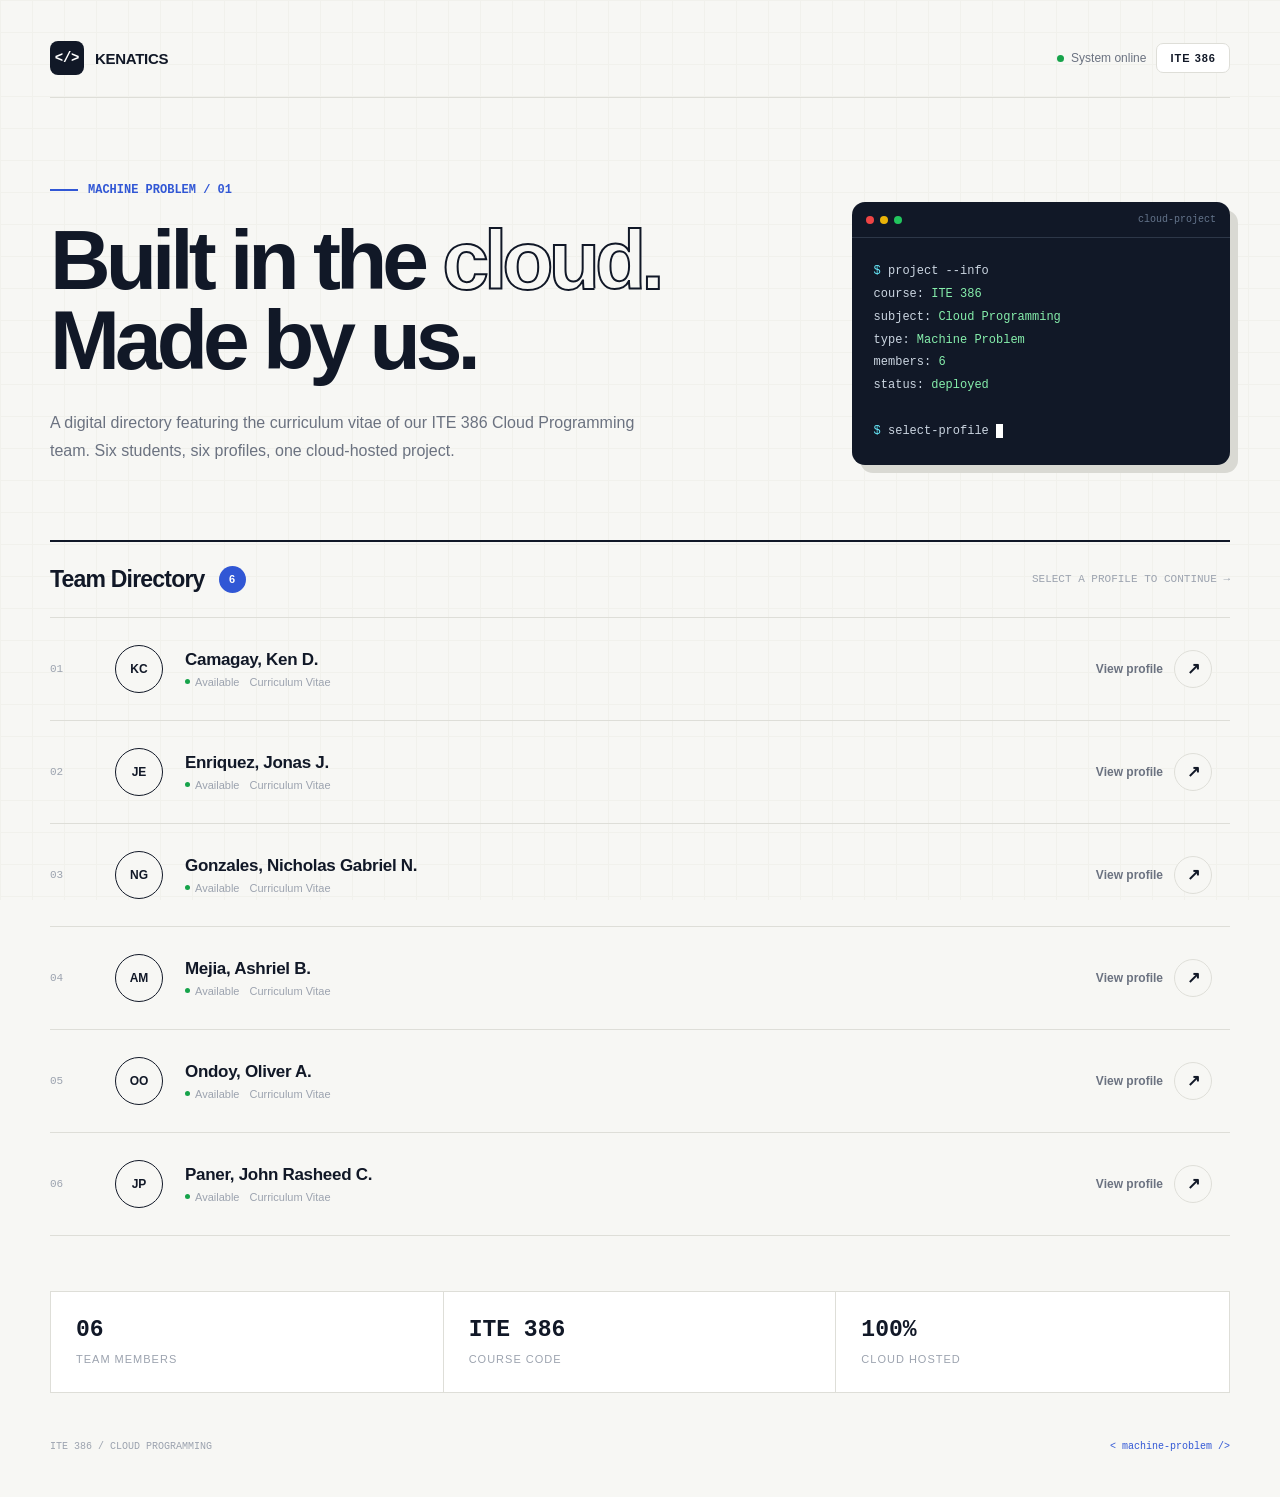
<file: index.html>
<!DOCTYPE html>
<html lang="en">
<head>
    <meta charset="UTF-8">
    <meta name="viewport" content="width=device-width, initial-scale=1.0">
    <title>ITE 386 | Cloud Programming</title>

    <style>
        * {
            margin: 0;
            padding: 0;
            box-sizing: border-box;
        }

        :root {
            --navy: #111827;
            --blue: #3157d5;
            --blue-light: #eef2ff;
            --cyan: #0891b2;
            --green: #16a34a;
            --paper: #f7f7f4;
            --white: #ffffff;
            --text: #1f2937;
            --muted: #6b7280;
            --soft: #9ca3af;
            --border: #deded8;
        }

        html {
            scroll-behavior: smooth;
        }

        body {
            min-height: 100vh;
            font-family: "Segoe UI", Arial, sans-serif;
            background-color: var(--paper);
            color: var(--text);
        }

        body::before {
            content: "";
            position: fixed;
            inset: 0;
            pointer-events: none;
            z-index: -1;
            background-image:
                linear-gradient(#e8e8e3 1px, transparent 1px),
                linear-gradient(90deg, #e8e8e3 1px, transparent 1px);
            background-size: 32px 32px;
            opacity: 0.45;
        }

        .page {
            width: min(1180px, calc(100% - 40px));
            margin: auto;
            padding: 28px 0 45px;
        }

        nav {
            display: flex;
            justify-content: space-between;
            align-items: center;
            padding: 13px 0 22px;
            border-bottom: 1px solid var(--border);
        }

        .brand {
            display: flex;
            align-items: center;
            gap: 11px;
            font-size: 15px;
            font-weight: 800;
            letter-spacing: -0.3px;
            color: var(--navy);
        }

        .brand-mark {
            width: 34px;
            height: 34px;
            display: grid;
            place-items: center;
            background: var(--navy);
            color: white;
            border-radius: 8px;
            font-family: monospace;
            font-size: 14px;
        }

        .nav-right {
            display: flex;
            align-items: center;
            gap: 10px;
        }

        .status {
            display: flex;
            align-items: center;
            gap: 7px;
            font-size: 12px;
            color: var(--muted);
        }

        .status-dot {
            width: 7px;
            height: 7px;
            border-radius: 50%;
            background: var(--green);
        }

        .course-badge {
            padding: 8px 13px;
            background: var(--white);
            border: 1px solid var(--border);
            border-radius: 7px;
            font-size: 11px;
            font-weight: 800;
            letter-spacing: 1px;
            color: var(--navy);
        }

        .hero {
            display: grid;
            grid-template-columns: 1.45fr 0.75fr;
            gap: 70px;
            align-items: end;
            padding: 85px 0 75px;
        }

        .hero-label {
            display: flex;
            align-items: center;
            gap: 10px;
            margin-bottom: 24px;
            font-family: monospace;
            font-size: 12px;
            color: var(--blue);
            font-weight: 700;
        }

        .hero-label::before {
            content: "";
            width: 28px;
            height: 2px;
            background: var(--blue);
        }

        .hero h1 {
            max-width: 700px;
            color: var(--navy);
            font-size: clamp(48px, 7vw, 84px);
            line-height: 0.95;
            letter-spacing: -5px;
            font-weight: 800;
        }

        .hero h1 .outline {
            color: var(--paper);
            -webkit-text-stroke: 2px var(--navy);
        }

        .hero-description {
            max-width: 590px;
            margin-top: 28px;
            font-size: 16px;
            line-height: 1.75;
            color: var(--muted);
        }

        .terminal {
            overflow: hidden;
            background: var(--navy);
            border-radius: 13px;
            box-shadow: 8px 8px 0 #d9d9d3;
        }

        .terminal-top {
            display: flex;
            justify-content: space-between;
            align-items: center;
            padding: 12px 14px;
            border-bottom: 1px solid #2d3748;
        }

        .terminal-dots {
            display: flex;
            gap: 6px;
        }

        .terminal-dots span {
            width: 8px;
            height: 8px;
            border-radius: 50%;
            background: #4b5563;
        }

        .terminal-dots span:nth-child(1) {
            background: #ef4444;
        }

        .terminal-dots span:nth-child(2) {
            background: #eab308;
        }

        .terminal-dots span:nth-child(3) {
            background: #22c55e;
        }

        .terminal-title {
            color: #64748b;
            font-family: monospace;
            font-size: 10px;
        }

        .terminal-body {
            padding: 22px;
            font-family: "Courier New", monospace;
            font-size: 12px;
            line-height: 1.9;
            color: #cbd5e1;
        }

        .terminal-body .command {
            color: #67e8f9;
        }

        .terminal-body .value {
            color: #86efac;
        }

        .cursor {
            display: inline-block;
            width: 7px;
            height: 14px;
            vertical-align: middle;
            background: #ffffff;
            animation: blink 1s steps(1) infinite;
        }

        @keyframes blink {
            50% {
                opacity: 0;
            }
        }

        .directory {
            border-top: 2px solid var(--navy);
        }

        .directory-header {
            display: flex;
            justify-content: space-between;
            align-items: center;
            padding: 24px 0;
        }

        .directory-heading {
            display: flex;
            align-items: center;
            gap: 14px;
        }

        .directory-heading h2 {
            color: var(--navy);
            font-size: 23px;
            letter-spacing: -0.8px;
        }

        .directory-heading span {
            display: grid;
            place-items: center;
            width: 27px;
            height: 27px;
            border-radius: 50%;
            background: var(--blue);
            color: white;
            font-size: 11px;
            font-weight: 700;
        }

        .directory-meta {
            font-family: monospace;
            font-size: 11px;
            color: var(--soft);
        }

        .cv-list {
            list-style: none;
            border-bottom: 1px solid var(--border);
        }

        .cv-card {
            position: relative;
            border-top: 1px solid var(--border);
        }

        .cv-card a {
            position: relative;
            display: grid;
            grid-template-columns: 65px 70px 1fr auto;
            align-items: center;
            min-height: 102px;
            padding: 10px 18px 10px 0;
            color: inherit;
            text-decoration: none;
            transition: background 0.25s ease, padding 0.25s ease;
        }

        .cv-card a:hover {
            padding-left: 18px;
            background: var(--white);
        }

        .index {
            font-family: monospace;
            font-size: 11px;
            color: var(--soft);
        }

        .avatar {
            width: 48px;
            height: 48px;
            display: grid;
            place-items: center;
            border: 1px solid var(--navy);
            border-radius: 50%;
            color: var(--navy);
            background: var(--paper);
            font-size: 12px;
            font-weight: 800;
            transition: 0.25s ease;
        }

        .cv-card a:hover .avatar {
            background: var(--navy);
            color: white;
            transform: rotate(-7deg);
        }

        .member-name {
            display: block;
            margin-bottom: 6px;
            color: var(--navy);
            font-size: 17px;
            font-weight: 700;
            letter-spacing: -0.3px;
        }

        .member-info {
            display: flex;
            align-items: center;
            gap: 10px;
            color: var(--soft);
            font-size: 11px;
        }

        .member-info span {
            display: flex;
            align-items: center;
            gap: 5px;
        }

        .member-info .online::before {
            content: "";
            width: 5px;
            height: 5px;
            border-radius: 50%;
            background: var(--green);
        }

        .view {
            display: flex;
            align-items: center;
            gap: 11px;
            color: var(--muted);
            font-size: 12px;
            font-weight: 600;
        }

        .view-icon {
            width: 38px;
            height: 38px;
            display: grid;
            place-items: center;
            border: 1px solid var(--border);
            border-radius: 50%;
            background: var(--paper);
            color: var(--navy);
            font-size: 16px;
            transition: 0.25s ease;
        }

        .cv-card a:hover .view-icon {
            border-color: var(--blue);
            background: var(--blue);
            color: white;
            transform: rotate(-35deg);
        }

        .stats {
            display: grid;
            grid-template-columns: repeat(3, 1fr);
            margin-top: 55px;
            border: 1px solid var(--border);
            background: var(--white);
        }

        .stat {
            padding: 25px;
        }

        .stat:not(:last-child) {
            border-right: 1px solid var(--border);
        }

        .stat-value {
            display: block;
            margin-bottom: 6px;
            color: var(--navy);
            font-family: monospace;
            font-size: 23px;
            font-weight: 800;
        }

        .stat-label {
            color: var(--soft);
            font-size: 11px;
            text-transform: uppercase;
            letter-spacing: 1px;
        }

        footer {
            display: flex;
            justify-content: space-between;
            align-items: center;
            margin-top: 28px;
            padding-top: 20px;
            color: var(--soft);
            font-family: monospace;
            font-size: 10px;
        }

        .footer-code {
            color: var(--blue);
        }

        @media (max-width: 850px) {
            .hero {
                grid-template-columns: 1fr;
                gap: 45px;
                padding: 65px 0 55px;
            }

            .terminal {
                max-width: 500px;
            }

            .hero h1 {
                letter-spacing: -3px;
            }
        }

        @media (max-width: 600px) {
            .page {
                width: calc(100% - 28px);
            }

            .status {
                display: none;
            }

            .hero {
                padding-top: 50px;
            }

            .hero h1 {
                font-size: 48px;
                letter-spacing: -2.5px;
            }

            .hero h1 .outline {
                -webkit-text-stroke: 1.5px var(--navy);
            }

            .cv-card a {
                grid-template-columns: 40px 55px 1fr;
                padding-right: 5px;
            }

            .view {
                display: none;
            }

            .avatar {
                width: 42px;
                height: 42px;
            }

            .member-name {
                font-size: 14px;
            }

            .directory-meta {
                display: none;
            }

            .stats {
                grid-template-columns: 1fr;
            }

            .stat:not(:last-child) {
                border-right: 0;
                border-bottom: 1px solid var(--border);
            }

            footer {
                flex-direction: column;
                align-items: flex-start;
                gap: 8px;
            }
        }
    </style>
</head>

<body>

    <div class="page">

        <nav>
            <div class="brand">
                <div class="brand-mark">&lt;/&gt;</div>
                <span>KENATICS</span>
            </div>

            <div class="nav-right">
                <div class="status">
                    <span class="status-dot"></span>
                    System online
                </div>

                <div class="course-badge">
                    ITE 386
                </div>
            </div>
        </nav>

        <header class="hero">

            <div>
                <div class="hero-label">
                    MACHINE PROBLEM / 01
                </div>

                <h1>
                    Built in the
                    <span class="outline">cloud.</span>
                    Made by us.
                </h1>

                <p class="hero-description">
                    A digital directory featuring the curriculum vitae
                    of our ITE 386 Cloud Programming team. Six students,
                    six profiles, one cloud-hosted project.
                </p>
            </div>

            <div class="terminal">

                <div class="terminal-top">
                    <div class="terminal-dots">
                        <span></span>
                        <span></span>
                        <span></span>
                    </div>

                    <span class="terminal-title">
                        cloud-project
                    </span>
                </div>

                <div class="terminal-body">
                    <div>
                        <span class="command">$</span>
                        project --info
                    </div>

                    <div>
                        course:
                        <span class="value">ITE 386</span>
                    </div>

                    <div>
                        subject:
                        <span class="value">Cloud Programming</span>
                    </div>

                    <div>
                        type:
                        <span class="value">Machine Problem</span>
                    </div>

                    <div>
                        members:
                        <span class="value">6</span>
                    </div>

                    <div>
                        status:
                        <span class="value">deployed</span>
                    </div>

                    <br>

                    <div>
                        <span class="command">$</span>
                        select-profile
                        <span class="cursor"></span>
                    </div>
                </div>

            </div>

        </header>

        <main class="directory">

            <div class="directory-header">

                <div class="directory-heading">
                    <h2>Team Directory</h2>
                    <span>6</span>
                </div>

                <div class="directory-meta">
                    SELECT A PROFILE TO CONTINUE →
                </div>

            </div>

            <ul class="cv-list">

                <li class="cv-card">
                    <a href="/camagay_cv.html">
                        <span class="index">01</span>

                        <div class="avatar">KC</div>

                        <div>
                            <span class="member-name">
                                Camagay, Ken D.
                            </span>

                            <div class="member-info">
                                <span class="online">Available</span>
                                <span>Curriculum Vitae</span>
                            </div>
                        </div>

                        <div class="view">
                            View profile
                            <span class="view-icon">↗</span>
                        </div>
                    </a>
                </li>

                <li class="cv-card">
                    <a href="/enriquez_CV.html">
                        <span class="index">02</span>

                        <div class="avatar">JE</div>

                        <div>
                            <span class="member-name">
                                Enriquez, Jonas J.
                            </span>

                            <div class="member-info">
                                <span class="online">Available</span>
                                <span>Curriculum Vitae</span>
                            </div>
                        </div>

                        <div class="view">
                            View profile
                            <span class="view-icon">↗</span>
                        </div>
                    </a>
                </li>

                <li class="cv-card">
                    <a href="/gonzales_cv.html">
                        <span class="index">03</span>

                        <div class="avatar">NG</div>

                        <div>
                            <span class="member-name">
                                Gonzales, Nicholas Gabriel N.
                            </span>

                            <div class="member-info">
                                <span class="online">Available</span>
                                <span>Curriculum Vitae</span>
                            </div>
                        </div>

                        <div class="view">
                            View profile
                            <span class="view-icon">↗</span>
                        </div>
                    </a>
                </li>

                <li class="cv-card">
                    <a href="/mejia_cv.html">
                        <span class="index">04</span>

                        <div class="avatar">AM</div>

                        <div>
                            <span class="member-name">
                                Mejia, Ashriel B.
                            </span>

                            <div class="member-info">
                                <span class="online">Available</span>
                                <span>Curriculum Vitae</span>
                            </div>
                        </div>

                        <div class="view">
                            View profile
                            <span class="view-icon">↗</span>
                        </div>
                    </a>
                </li>

                <li class="cv-card">
                    <a href="/ondoy_cv.html">
                        <span class="index">05</span>

                        <div class="avatar">OO</div>

                        <div>
                            <span class="member-name">
                                Ondoy, Oliver A.
                            </span>

                            <div class="member-info">
                                <span class="online">Available</span>
                                <span>Curriculum Vitae</span>
                            </div>
                        </div>

                        <div class="view">
                            View profile
                            <span class="view-icon">↗</span>
                        </div>
                    </a>
                </li>

                <li class="cv-card">
                    <a href="/paner_cv.html">
                        <span class="index">06</span>

                        <div class="avatar">JP</div>

                        <div>
                            <span class="member-name">
                                Paner, John Rasheed C.
                            </span>

                            <div class="member-info">
                                <span class="online">Available</span>
                                <span>Curriculum Vitae</span>
                            </div>
                        </div>

                        <div class="view">
                            View profile
                            <span class="view-icon">↗</span>
                        </div>
                    </a>
                </li>

            </ul>

        </main>

        <section class="stats">

            <div class="stat">
                <span class="stat-value">06</span>
                <span class="stat-label">Team Members</span>
            </div>

            <div class="stat">
                <span class="stat-value">ITE 386</span>
                <span class="stat-label">Course Code</span>
            </div>

            <div class="stat">
                <span class="stat-value">100%</span>
                <span class="stat-label">Cloud Hosted</span>
            </div>

        </section>

        <footer>
            <span>ITE 386 / CLOUD PROGRAMMING</span>
            <span class="footer-code">&lt; machine-problem /&gt;</span>
        </footer>

    </div>

</body>
</html>
</file>
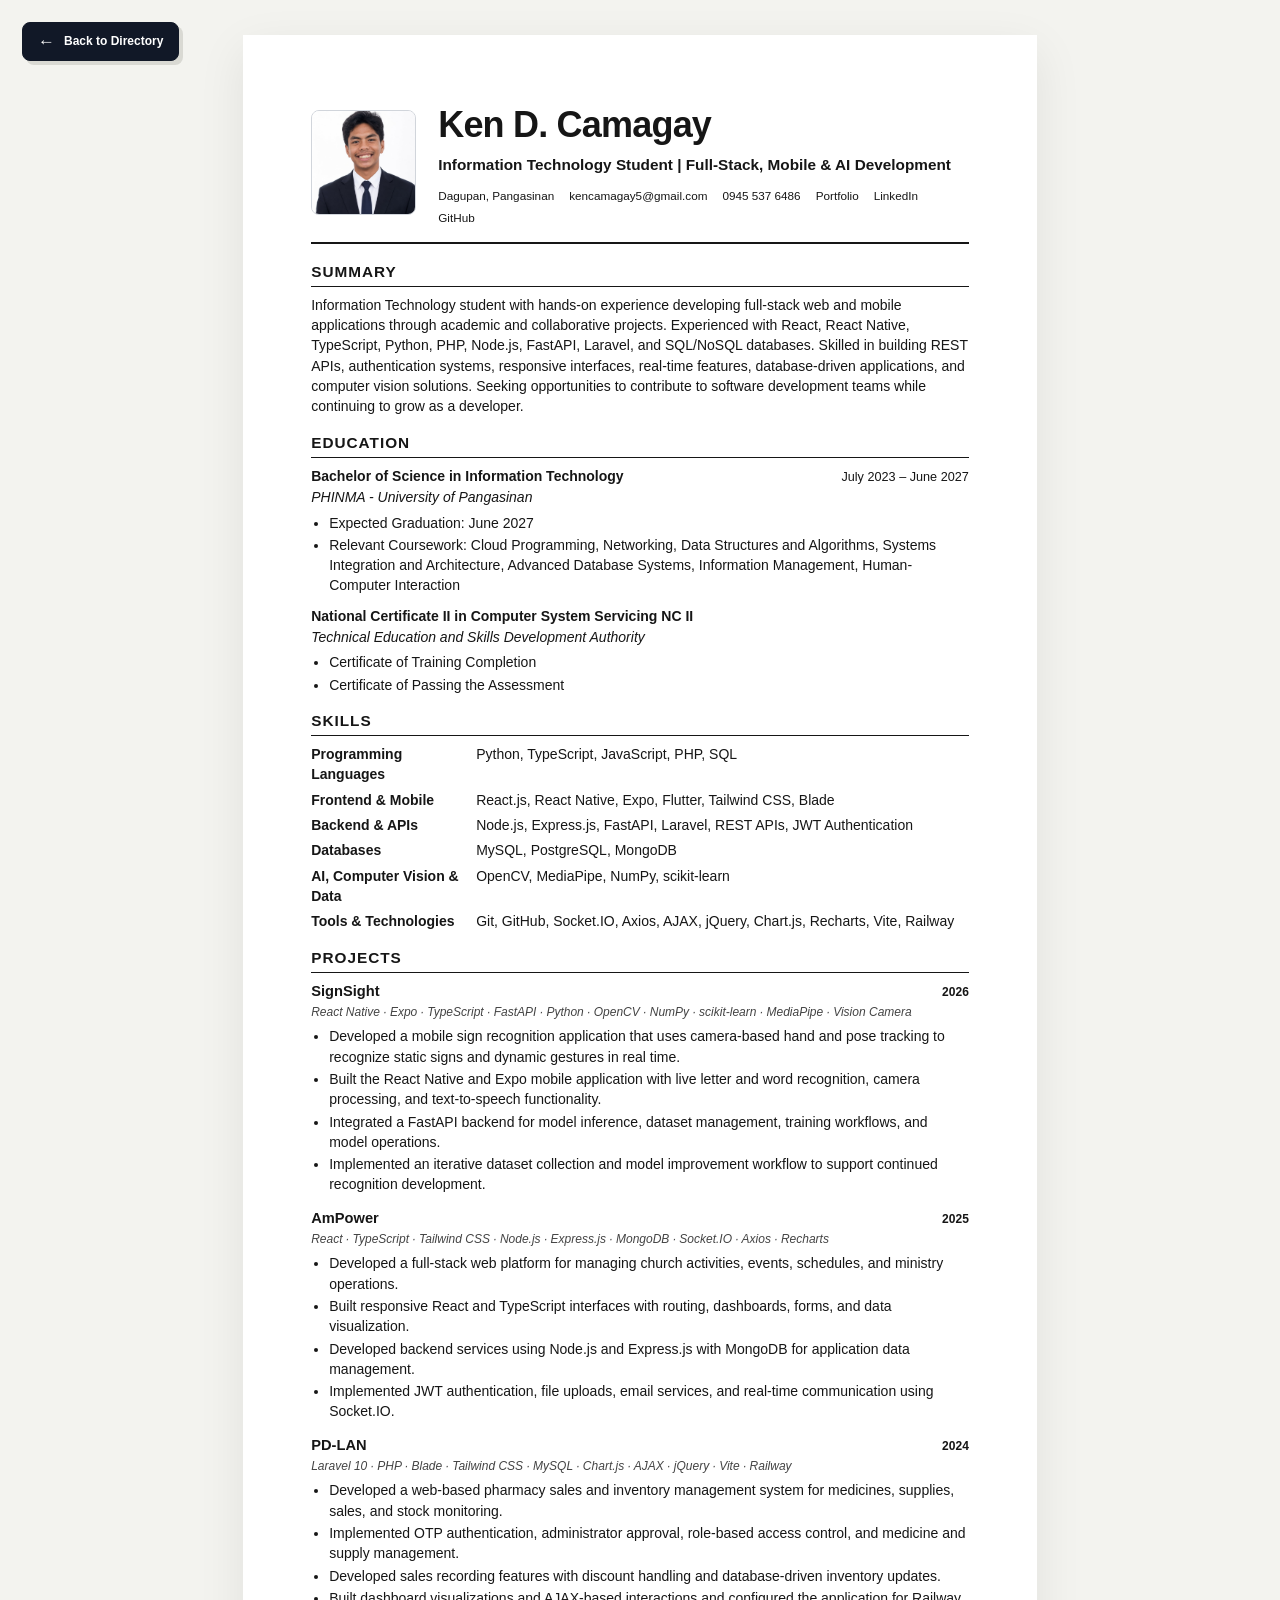
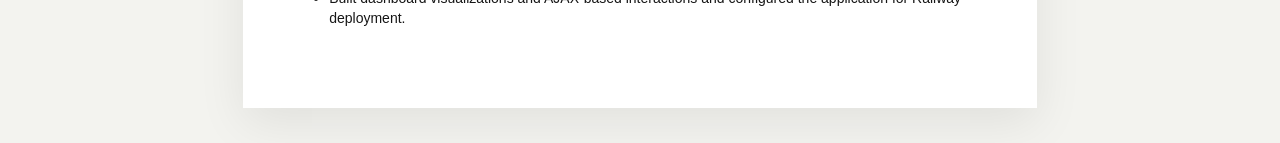
<file: camagay_cv.html>
<!DOCTYPE html>
<html lang="en">
<head>
    <meta charset="UTF-8">
    <meta name="viewport" content="width=device-width, initial-scale=1.0">
    <title>Ken D. Camagay | CV</title>

    <style>
        * {
            box-sizing: border-box;
        }

        body {
            margin: 0;
            background: #f3f3ef;
            color: #161616;
            font-family: Arial, Helvetica, sans-serif;
            font-size: 10.5pt;
            line-height: 1.45;
        }

        .back-home {
            position: fixed;
            top: 22px;
            left: 22px;
            z-index: 9999;
            display: flex;
            align-items: center;
            gap: 9px;
            padding: 10px 15px;
            background: #111827;
            border: 1px solid #111827;
            border-radius: 8px;
            color: #ffffff;
            font-family: Arial, Helvetica, sans-serif;
            font-size: 12px;
            font-weight: 600;
            text-decoration: none;
            box-shadow: 4px 4px 0 #d9d9d3;
            transition: 0.2s ease;
        }

        .back-home:hover {
            transform: translate(-2px, -2px);
            box-shadow: 6px 6px 0 #d9d9d3;
            background: #3157d5;
            border-color: #3157d5;
        }

        .back-arrow {
            font-size: 17px;
            line-height: 1;
            transition: transform 0.2s ease;
        }

        .back-home:hover .back-arrow {
            transform: translateX(-3px);
        }

        .cv {
            width: 210mm;
            min-height: 297mm;
            margin: 35px auto;
            padding: 17mm 18mm;
            background: #ffffff;
            box-shadow: 0 15px 45px rgba(0, 0, 0, 0.08);
        }

        header {
            border-bottom: 2px solid #161616;
            padding-bottom: 16px;
            margin-bottom: 17px;
        }

        .header-content {
            display: flex;
            align-items: center;
            gap: 22px;
        }

        .profile-pic {
            width: 105px;
            height: 105px;
            flex-shrink: 0;
            object-fit: cover;
            object-position: center;
            border-radius: 8px;
            border: 1px solid #d1d5db;
        }

        .header-info {
            flex: 1;
            min-width: 0;
        }

        header h1 {
            margin: 0;
            font-size: 27pt;
            font-weight: 800;
            letter-spacing: -0.8px;
        }

        .title {
            margin-top: 3px;
            font-size: 11.5pt;
            font-weight: 600;
        }

        .contact {
            display: flex;
            flex-wrap: wrap;
            gap: 5px 15px;
            margin-top: 10px;
            font-size: 8.8pt;
        }

        .contact span {
            position: relative;
        }

        .contact a {
            color: #161616;
            text-decoration: none;
        }

        .contact a:hover {
            text-decoration: underline;
        }

        section {
            margin-bottom: 15px;
        }

        section h2 {
            margin: 0 0 8px;
            padding-bottom: 3px;
            border-bottom: 1px solid #161616;
            font-size: 11.5pt;
            text-transform: uppercase;
            letter-spacing: 1px;
        }

        p {
            margin: 0 0 6px;
        }

        .entry {
            margin-bottom: 10px;
        }

        .entry-header {
            display: flex;
            justify-content: space-between;
            align-items: baseline;
            gap: 20px;
        }

        .entry-title {
            font-weight: 700;
        }

        .institution {
            margin-top: 1px;
            font-style: italic;
        }

        .date {
            white-space: nowrap;
            font-size: 9.5pt;
        }

        .details {
            margin: 5px 0 0;
            padding-left: 18px;
        }

        .details li {
            margin-bottom: 2px;
        }

        .skills {
            display: grid;
            grid-template-columns: 165px 1fr;
            row-gap: 5px;
        }

        .skill-category {
            font-weight: 700;
        }

        .project {
            margin-bottom: 13px;
        }

        .project:last-child {
            margin-bottom: 0;
        }

        .project-header {
            display: flex;
            justify-content: space-between;
            align-items: baseline;
            gap: 20px;
        }

        .project-title {
            font-weight: 700;
            font-size: 11pt;
        }

        .project-year {
            white-space: nowrap;
            font-size: 9pt;
            font-weight: 600;
        }

        .project-tech {
            margin: 2px 0 5px;
            font-size: 9pt;
            font-style: italic;
            color: #444;
        }

        .project ul {
            margin: 4px 0 0;
            padding-left: 18px;
        }

        .project li {
            margin-bottom: 2px;
        }

        @media screen and (max-width: 900px) {
            .cv {
                width: calc(100% - 30px);
                min-height: auto;
                margin: 75px auto 20px;
                padding: 30px;
            }
        }

        @media screen and (max-width: 600px) {
            .back-home {
                top: 12px;
                left: 12px;
                width: 42px;
                height: 42px;
                padding: 0;
                justify-content: center;
                border-radius: 50%;
            }

            .back-home span:last-child {
                display: none;
            }

            .cv {
                width: 100%;
                margin: 65px 0 0;
                padding: 25px 20px;
                box-shadow: none;
            }

            header h1 {
                font-size: 23pt;
            }

            .contact {
                flex-direction: column;
                gap: 3px;
            }

            .entry-header,
            .project-header {
                display: block;
            }

            .date,
            .project-year {
                display: block;
                margin-top: 2px;
            }

            .skills {
                grid-template-columns: 1fr;
                row-gap: 2px;
            }

            .skill-category {
                margin-top: 6px;
            }
        }

        @media print {
            body {
                background: #ffffff;
            }

            .back-home {
                display: none;
            }

            .cv {
                width: 210mm;
                min-height: 297mm;
                margin: 0;
                padding: 14mm 17mm;
                box-shadow: none;
            }

            a {
                color: #161616 !important;
                text-decoration: none !important;
            }
        }
    </style>
</head>

<body>

<a href="index.html" class="back-home">
    <span class="back-arrow">←</span>
    <span>Back to Directory</span>
</a>

<main class="cv">

   <header>
        <div class="header-content">

            <img
                src="imgs/camagay_pic.jpg"
                alt="Ken D. Camagay"
                class="profile-pic"
            >

            <div class="header-info">
                <h1>Ken D. Camagay</h1>

                <div class="title">
                    Information Technology Student | Full-Stack, Mobile & AI Development
                </div>

                <div class="contact">
                    <span>Dagupan, Pangasinan</span>

                    <span>
                        <a href="mailto:kencamagay5@gmail.com">
                            kencamagay5@gmail.com
                        </a>
                    </span>

                    <span>
                        <a href="tel:+639455376486">
                            0945 537 6486
                        </a>
                    </span>

                    <span>
                        <a href="https://ken-portfolio-neon.vercel.app/" target="_blank">
                            Portfolio
                        </a>
                    </span>

                    <span>
                        <a href="https://www.linkedin.com/in/ken-camagay-024a56429" target="_blank">
                            LinkedIn
                        </a>
                    </span>

                    <span>
                        <a href="https://github.com/hxt-iixi" target="_blank">
                            GitHub
                        </a>
                    </span>
                </div>
            </div>

        </div>
    </header>

    <section>
        <h2>Summary</h2>

        <p>
            Information Technology student with hands-on experience developing
            full-stack web and mobile applications through academic and collaborative
            projects. Experienced with React, React Native, TypeScript, Python, PHP,
            Node.js, FastAPI, Laravel, and SQL/NoSQL databases. Skilled in building
            REST APIs, authentication systems, responsive interfaces, real-time
            features, database-driven applications, and computer vision solutions.
            Seeking opportunities to contribute to software development teams while
            continuing to grow as a developer.
        </p>
    </section>

    <section>
        <h2>Education</h2>

        <div class="entry">
            <div class="entry-header">
                <div class="entry-title">
                    Bachelor of Science in Information Technology
                </div>

                <div class="date">
                    July 2023 – June 2027
                </div>
            </div>

            <div class="institution">
                PHINMA - University of Pangasinan
            </div>

            <ul class="details">
                <li>Expected Graduation: June 2027</li>
                <li>
                    Relevant Coursework: Cloud Programming, Networking,
                    Data Structures and Algorithms, Systems Integration and
                    Architecture, Advanced Database Systems, Information Management,
                    Human-Computer Interaction
                </li>
            </ul>
        </div>

        <div class="entry">
            <div class="entry-title">
                National Certificate II in Computer System Servicing NC II
            </div>

            <div class="institution">
                Technical Education and Skills Development Authority
            </div>

            <ul class="details">
                <li>Certificate of Training Completion</li>
                <li>Certificate of Passing the Assessment</li>
            </ul>
        </div>
    </section>

    <section>
        <h2>Skills</h2>

        <div class="skills">
            <div class="skill-category">Programming Languages</div>
            <div>Python, TypeScript, JavaScript, PHP, SQL</div>

            <div class="skill-category">Frontend & Mobile</div>
            <div>React.js, React Native, Expo, Flutter, Tailwind CSS, Blade</div>

            <div class="skill-category">Backend & APIs</div>
            <div>Node.js, Express.js, FastAPI, Laravel, REST APIs, JWT Authentication</div>

            <div class="skill-category">Databases</div>
            <div>MySQL, PostgreSQL, MongoDB</div>

            <div class="skill-category">AI, Computer Vision & Data</div>
            <div>OpenCV, MediaPipe, NumPy, scikit-learn</div>

            <div class="skill-category">Tools & Technologies</div>
            <div>
                Git, GitHub, Socket.IO, Axios, AJAX, jQuery, Chart.js,
                Recharts, Vite, Railway
            </div>
        </div>
    </section>

    <section>
        <h2>Projects</h2>

        <div class="project">
            <div class="project-header">
                <div class="project-title">SignSight</div>
                <div class="project-year">2026</div>
            </div>

            <div class="project-tech">
                React Native · Expo · TypeScript · FastAPI · Python · OpenCV ·
                NumPy · scikit-learn · MediaPipe · Vision Camera
            </div>

            <ul>
                <li>
                    Developed a mobile sign recognition application that uses
                    camera-based hand and pose tracking to recognize static signs
                    and dynamic gestures in real time.
                </li>

                <li>
                    Built the React Native and Expo mobile application with live
                    letter and word recognition, camera processing, and
                    text-to-speech functionality.
                </li>

                <li>
                    Integrated a FastAPI backend for model inference, dataset
                    management, training workflows, and model operations.
                </li>

                <li>
                    Implemented an iterative dataset collection and model
                    improvement workflow to support continued recognition development.
                </li>
            </ul>
        </div>

        <div class="project">
            <div class="project-header">
                <div class="project-title">AmPower</div>
                <div class="project-year">2025</div>
            </div>

            <div class="project-tech">
                React · TypeScript · Tailwind CSS · Node.js · Express.js ·
                MongoDB · Socket.IO · Axios · Recharts
            </div>

            <ul>
                <li>
                    Developed a full-stack web platform for managing church
                    activities, events, schedules, and ministry operations.
                </li>

                <li>
                    Built responsive React and TypeScript interfaces with routing,
                    dashboards, forms, and data visualization.
                </li>

                <li>
                    Developed backend services using Node.js and Express.js with
                    MongoDB for application data management.
                </li>

                <li>
                    Implemented JWT authentication, file uploads, email services,
                    and real-time communication using Socket.IO.
                </li>
            </ul>
        </div>

        <div class="project">
            <div class="project-header">
                <div class="project-title">PD-LAN</div>
                <div class="project-year">2024</div>
            </div>

            <div class="project-tech">
                Laravel 10 · PHP · Blade · Tailwind CSS · MySQL · Chart.js ·
                AJAX · jQuery · Vite · Railway
            </div>

            <ul>
                <li>
                    Developed a web-based pharmacy sales and inventory management
                    system for medicines, supplies, sales, and stock monitoring.
                </li>

                <li>
                    Implemented OTP authentication, administrator approval,
                    role-based access control, and medicine and supply management.
                </li>

                <li>
                    Developed sales recording features with discount handling
                    and database-driven inventory updates.
                </li>

                <li>
                    Built dashboard visualizations and AJAX-based interactions
                    and configured the application for Railway deployment.
                </li>
            </ul>
        </div>
    </section>

</main>

</body>
</html>
</file>
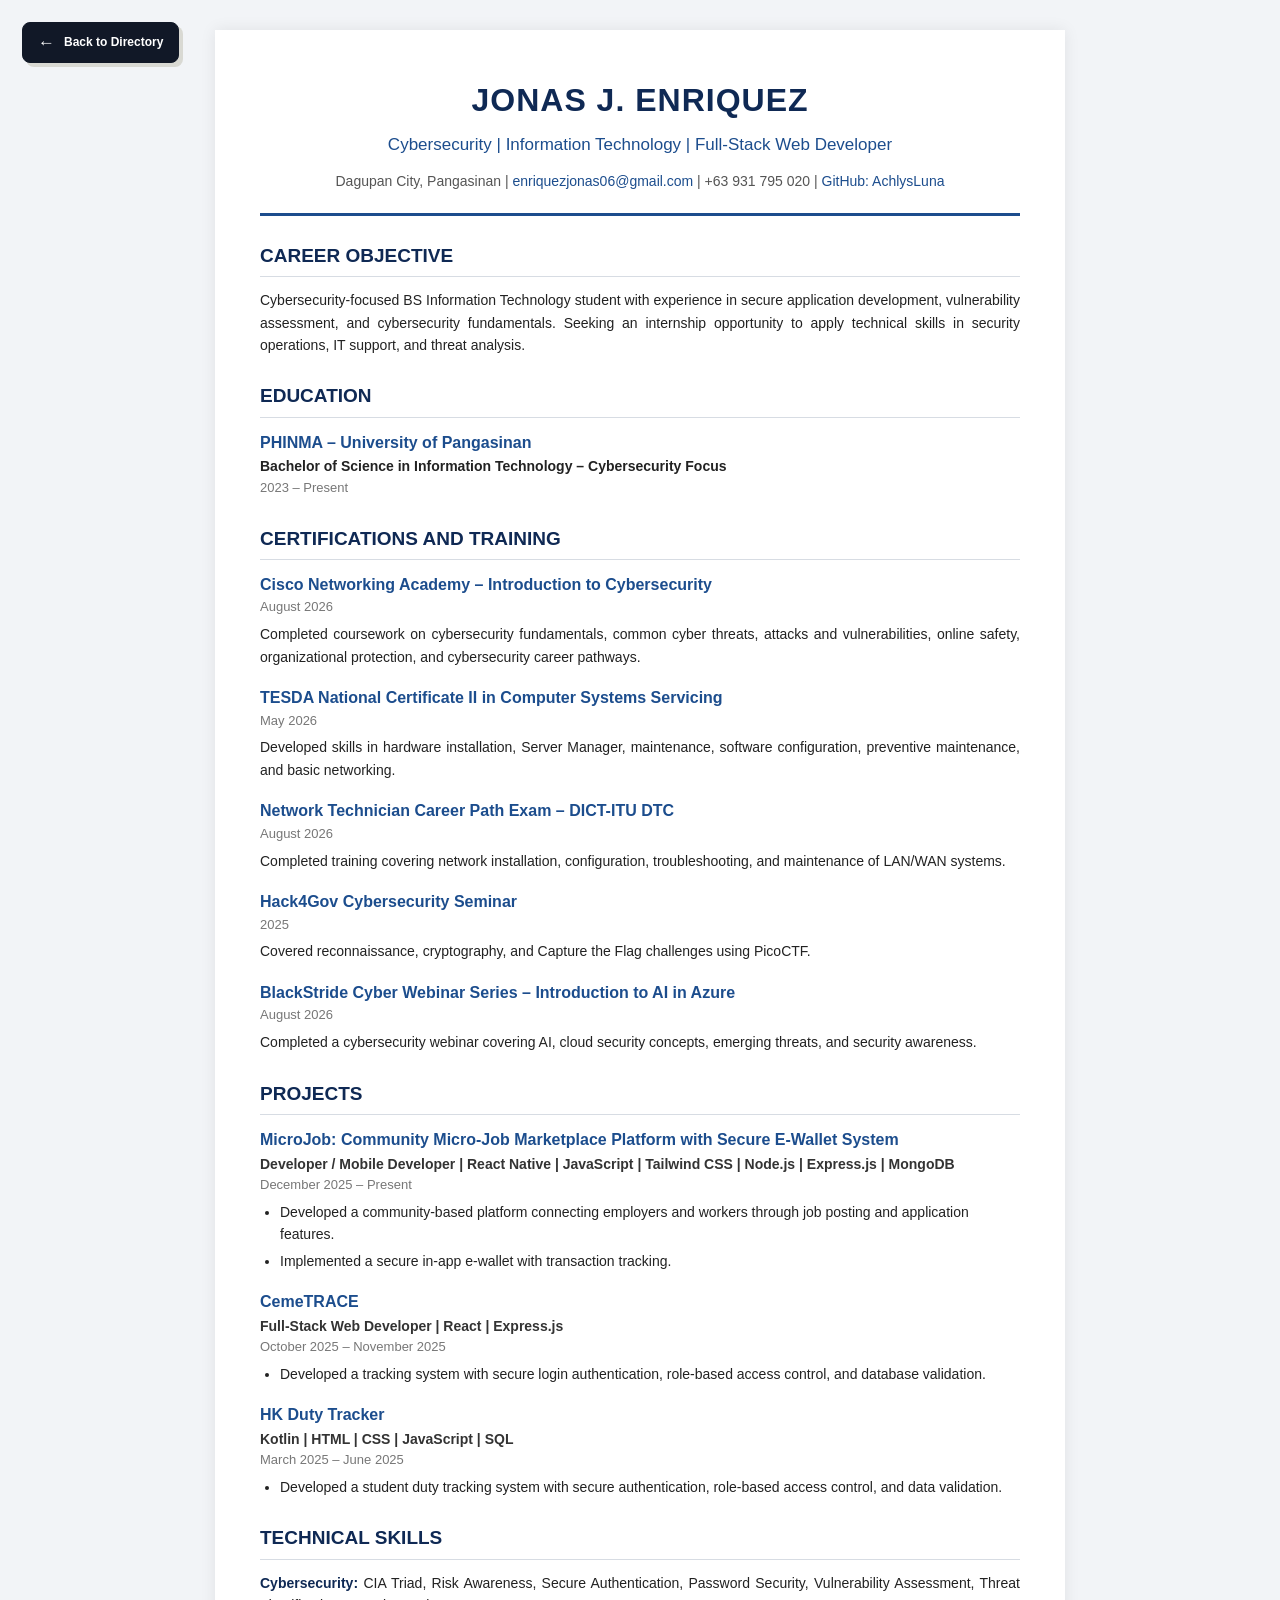
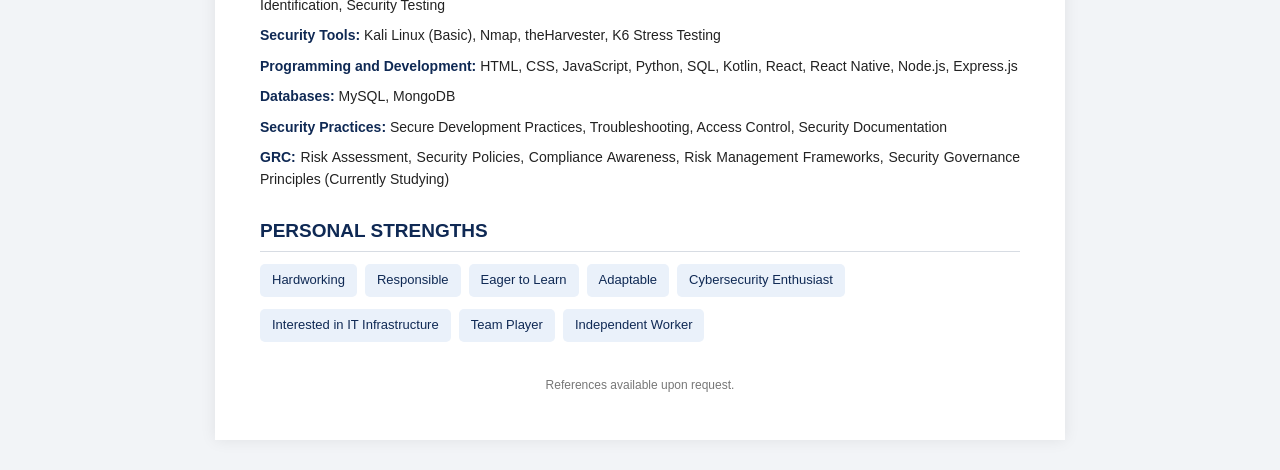
<file: enriquez_CV.html>
<!DOCTYPE html>
<html lang="en">
<head>
  <meta charset="UTF-8" />
  <meta name="viewport" content="width=device-width, initial-scale=1.0" />
  <title>Jonas J. Enriquez - CV</title>

  <style>
    * {
      box-sizing: border-box;
      margin: 0;
      padding: 0;
    }

    body {
      font-family: Arial, Helvetica, sans-serif;
      background: #f2f4f7;
      color: #222;
      line-height: 1.6;
    }

    .cv-container {
      width: 850px;
      max-width: 95%;
      margin: 30px auto;
      background: #fff;
      padding: 45px;
      box-shadow: 0 0 15px rgba(0, 0, 0, 0.08);
    }

    header {
      text-align: center;
      border-bottom: 3px solid #1c4d8d;
      padding-bottom: 20px;
      margin-bottom: 25px;
    }

    header h1 {
      font-size: 32px;
      color: #0f2954;
      letter-spacing: 1px;
    }

    header h2 {
      font-size: 17px;
      color: #1c4d8d;
      font-weight: normal;
      margin: 5px 0 12px;
    }

    .contact {
      font-size: 14px;
      color: #555;
    }

    .contact a {
      color: #1c4d8d;
      text-decoration: none;
    }

    section {
      margin-bottom: 25px;
    }

    section h3 {
      color: #0f2954;
      font-size: 19px;
      border-bottom: 1px solid #d7dce3;
      padding-bottom: 5px;
      margin-bottom: 12px;
      text-transform: uppercase;
    }

    p {
      font-size: 14px;
      text-align: justify;
    }

    .item {
      margin-bottom: 17px;
    }

    .item h4 {
      font-size: 16px;
      color: #1c4d8d;
    }

    .item .role {
      font-size: 14px;
      font-weight: bold;
      color: #333;
    }

    .item .date {
      font-size: 13px;
      color: #777;
      margin-bottom: 5px;
    }

    ul {
      margin-left: 20px;
      font-size: 14px;
    }

    li {
      margin-bottom: 4px;
    }

    .skills p {
      margin-bottom: 8px;
    }

    .skills strong {
      color: #0f2954;
    }

    .strengths {
      display: flex;
      flex-wrap: wrap;
      gap: 8px;
      list-style: none;
      margin: 0;
    }

    .strengths li {
      background: #eaf1fa;
      color: #0f2954;
      padding: 6px 12px;
      border-radius: 5px;
      font-size: 13px;
    }

    footer {
      text-align: center;
      margin-top: 30px;
      font-size: 12px;
      color: #777;
    }

    @media print {
      body {
        background: #fff;
      }

      .cv-container {
        width: 100%;
        max-width: 100%;
        margin: 0;
        box-shadow: none;
      }
    }

    @media (max-width: 600px) {
      .cv-container {
        padding: 25px;
      }

      header h1 {
        font-size: 25px;
      }

      header h2 {
        font-size: 15px;
      }

      .contact {
        font-size: 12px;
      }
    }
    .back-home {
        position: fixed;
        top: 22px;
        left: 22px;
        z-index: 9999;

        display: flex;
        align-items: center;
        gap: 9px;

        padding: 10px 15px;

        background: #111827;
        border: 1px solid #111827;
        border-radius: 8px;

        color: #ffffff;
        font-family: Arial, Helvetica, sans-serif;
        font-size: 12px;
        font-weight: 600;
        text-decoration: none;

        box-shadow: 4px 4px 0 #d9d9d3;

        transition:
            transform 0.2s ease,
            box-shadow 0.2s ease,
            background 0.2s ease;
    }

    .back-home:hover {
        transform: translate(-2px, -2px);
        box-shadow: 6px 6px 0 #d9d9d3;
        background: #3157d5;
        border-color: #3157d5;
    }

    .back-arrow {
        font-size: 17px;
        line-height: 1;
        transition: transform 0.2s ease;
    }

    .back-home:hover .back-arrow {
        transform: translateX(-3px);
    }

    @media (max-width: 700px) {
        .back-home {
            top: 12px;
            left: 12px;

            width: 40px;
            height: 40px;
            padding: 0;

            justify-content: center;

            border-radius: 50%;
        }

        .back-home span:last-child {
            display: none;
        }
    }

    @media print {
        .back-home {
            display: none;
        }
    }
  </style>
</head>

<body>
  <a href="index.html" class="back-home">
      <span class="back-arrow">←</span>
      <span>Back to Directory</span>
  </a>
  <div class="cv-container">

    <header>
      <h1>JONAS J. ENRIQUEZ</h1>
      <h2>Cybersecurity | Information Technology | Full-Stack Web Developer</h2>

      <div class="contact">
        Dagupan City, Pangasinan |
        <a href="mailto:enriquezjonas06@gmail.com">
          enriquezjonas06@gmail.com
        </a>
        |
        +63 931 795 020
        |
        <a href="https://github.com/AchlysLuna" target="_blank">
          GitHub: AchlysLuna
        </a>
      </div>
    </header>

    <section>
      <h3>Career Objective</h3>

      <p>
        Cybersecurity-focused BS Information Technology student with experience
        in secure application development, vulnerability assessment, and
        cybersecurity fundamentals. Seeking an internship opportunity to apply
        technical skills in security operations, IT support, and threat analysis.
      </p>
    </section>

    <section>
      <h3>Education</h3>

      <div class="item">
        <h4>PHINMA – University of Pangasinan</h4>
        <p><strong>Bachelor of Science in Information Technology – Cybersecurity Focus</strong></p>
        <p class="date">2023 – Present</p>
      </div>
    </section>

    <section>
      <h3>Certifications and Training</h3>

      <div class="item">
        <h4>Cisco Networking Academy – Introduction to Cybersecurity</h4>
        <p class="date">August 2026</p>
        <p>
          Completed coursework on cybersecurity fundamentals, common cyber
          threats, attacks and vulnerabilities, online safety, organizational
          protection, and cybersecurity career pathways.
        </p>
      </div>

      <div class="item">
        <h4>TESDA National Certificate II in Computer Systems Servicing</h4>
        <p class="date">May 2026</p>
        <p>
          Developed skills in hardware installation, Server Manager,
          maintenance, software configuration, preventive maintenance, and
          basic networking.
        </p>
      </div>

      <div class="item">
        <h4>Network Technician Career Path Exam – DICT-ITU DTC</h4>
        <p class="date">August 2026</p>
        <p>
          Completed training covering network installation, configuration,
          troubleshooting, and maintenance of LAN/WAN systems.
        </p>
      </div>

      <div class="item">
        <h4>Hack4Gov Cybersecurity Seminar</h4>
        <p class="date">2025</p>
        <p>
          Covered reconnaissance, cryptography, and Capture the Flag challenges
          using PicoCTF.
        </p>
      </div>

      <div class="item">
        <h4>BlackStride Cyber Webinar Series – Introduction to AI in Azure</h4>
        <p class="date">August 2026</p>
        <p>
          Completed a cybersecurity webinar covering AI, cloud security
          concepts, emerging threats, and security awareness.
        </p>
      </div>
    </section>

    <section>
      <h3>Projects</h3>

      <div class="item">
        <h4>MicroJob: Community Micro-Job Marketplace Platform with Secure E-Wallet System</h4>
        <p class="role">
          Developer / Mobile Developer |
          React Native | JavaScript | Tailwind CSS |
          Node.js | Express.js | MongoDB
        </p>
        <p class="date">December 2025 – Present</p>

        <ul>
          <li>
            Developed a community-based platform connecting employers and
            workers through job posting and application features.
          </li>
          <li>
            Implemented a secure in-app e-wallet with transaction tracking.
          </li>
        </ul>
      </div>

      <div class="item">
        <h4>CemeTRACE</h4>
        <p class="role">
          Full-Stack Web Developer | React | Express.js
        </p>
        <p class="date">October 2025 – November 2025</p>

        <ul>
          <li>
            Developed a tracking system with secure login authentication,
            role-based access control, and database validation.
          </li>
        </ul>
      </div>

      <div class="item">
        <h4>HK Duty Tracker</h4>
        <p class="role">
          Kotlin | HTML | CSS | JavaScript | SQL
        </p>
        <p class="date">March 2025 – June 2025</p>

        <ul>
          <li>
            Developed a student duty tracking system with secure authentication,
            role-based access control, and data validation.
          </li>
        </ul>
      </div>
    </section>

    <section class="skills">
      <h3>Technical Skills</h3>

      <p>
        <strong>Cybersecurity:</strong>
        CIA Triad, Risk Awareness, Secure Authentication, Password Security,
        Vulnerability Assessment, Threat Identification, Security Testing
      </p>

      <p>
        <strong>Security Tools:</strong>
        Kali Linux (Basic), Nmap, theHarvester, K6 Stress Testing
      </p>

      <p>
        <strong>Programming and Development:</strong>
        HTML, CSS, JavaScript, Python, SQL, Kotlin, React, React Native,
        Node.js, Express.js
      </p>

      <p>
        <strong>Databases:</strong>
        MySQL, MongoDB
      </p>

      <p>
        <strong>Security Practices:</strong>
        Secure Development Practices, Troubleshooting, Access Control,
        Security Documentation
      </p>

      <p>
        <strong>GRC:</strong>
        Risk Assessment, Security Policies, Compliance Awareness,
        Risk Management Frameworks, Security Governance Principles
        (Currently Studying)
      </p>
    </section>

    <section>
      <h3>Personal Strengths</h3>

      <ul class="strengths">
        <li>Hardworking</li>
        <li>Responsible</li>
        <li>Eager to Learn</li>
        <li>Adaptable</li>
        <li>Cybersecurity Enthusiast</li>
        <li>Interested in IT Infrastructure</li>
        <li>Team Player</li>
        <li>Independent Worker</li>
      </ul>
    </section>

    <footer>
      References available upon request.
    </footer>

  </div>
</body>
</html>
</file>
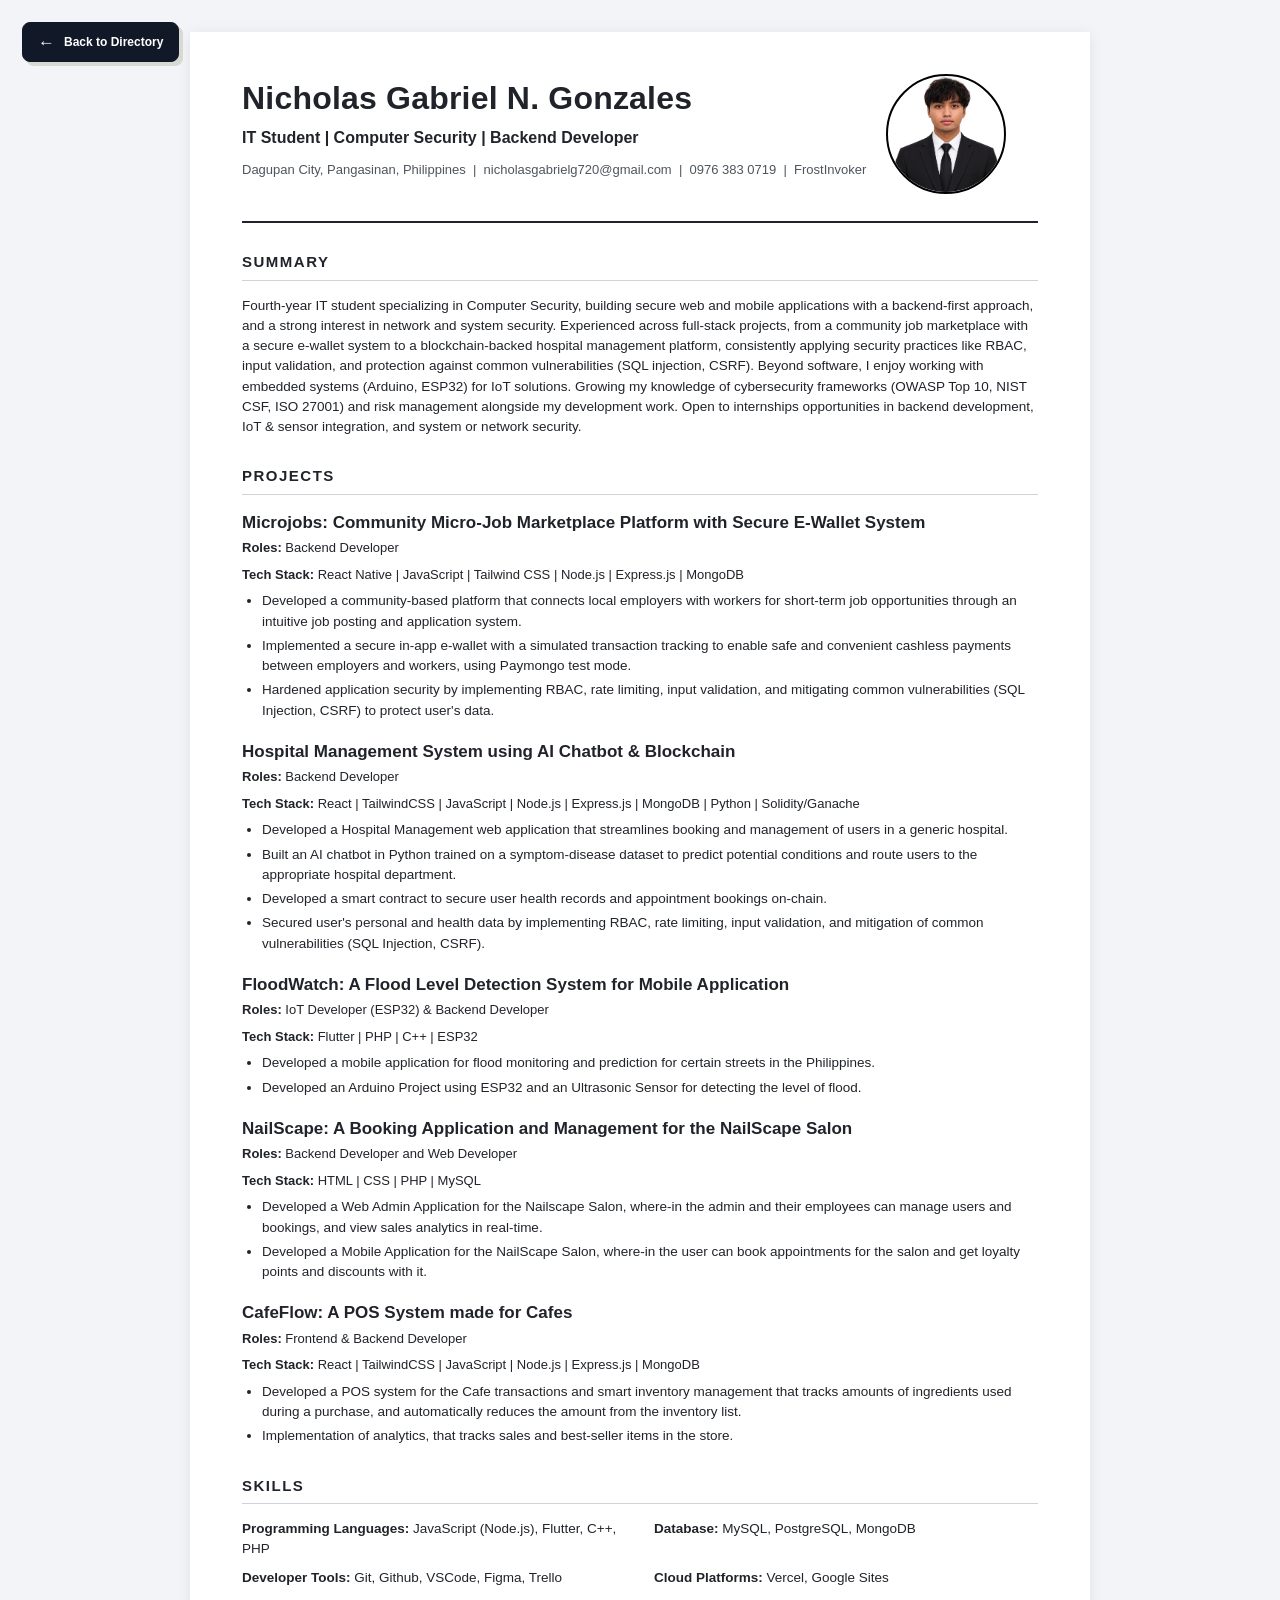
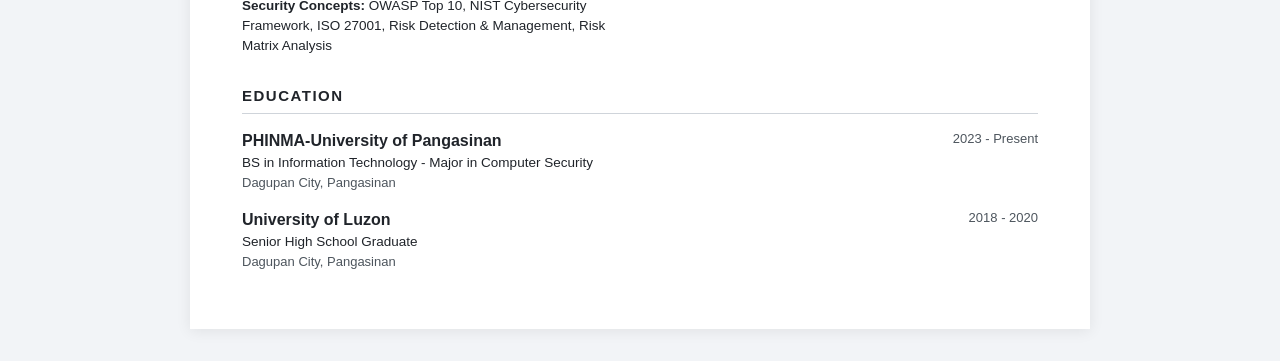
<file: gonzales_cv.html>
<!DOCTYPE html>
<html lang="en">
<head>
<meta charset="UTF-8">
<meta name="viewport" content="width=device-width, initial-scale=1.0">
<title>Nicholas Gabriel N. Gonzales - CV</title>
<style>
  * { box-sizing: border-box; }
  body {
    margin: 0;
    background: #f2f4f7;
    color: #20242a;
    font-family: Arial, Helvetica, sans-serif;
    line-height: 1.5;
  }
  .cv {
    max-width: 900px;
    margin: 32px auto;
    background: #fff;
    padding: 42px 52px;
    box-shadow: 0 2px 14px rgba(0,0,0,.08);
  }
  header {
    border-bottom: 2px solid #20242a;
    padding-bottom: 20px;
    margin-bottom: 28px;
  }
  h1 { margin: 0 0 4px; font-size: 32px; letter-spacing: .2px; }
  .headline { font-size: 16px; font-weight: 600; margin-bottom: 10px; }
  .contact { font-size: 13px; color: #4d555d; }
  h2 {
    font-size: 15px;
    text-transform: uppercase;
    letter-spacing: 1.5px;
    border-bottom: 1px solid #cfd4da;
    padding-bottom: 6px;
    margin: 28px 0 15px;
  }
  h3 { margin: 0 0 3px; font-size: 17px; }
  h4 { margin: 0 0 8px; font-size: 14px; font-weight: 600; color: #4d555d; }
  p { margin: 0 0 9px; font-size: 13.5px; }
  .project { margin-bottom: 18px; }
  .meta { font-size: 13px; margin-bottom: 7px; }
  .meta strong { font-weight: 700; }
  ul { margin: 5px 0 0 20px; padding: 0; }
  li { margin: 4px 0; font-size: 13.5px; }
  .skills-grid {
    display: grid;
    grid-template-columns: 1fr 1fr;
    gap: 8px 28px;
  }
  .skill { font-size: 13.5px; }
  .education-item {
    display: grid;
    grid-template-columns: 1fr auto;
    gap: 15px;
    margin-bottom: 15px;
  }
  .school { font-weight: 700; }
  .degree { font-size: 13.5px; }
  .location, .dates { font-size: 13px; color: #4d555d; }
  @media (max-width: 650px) {
    .cv { margin: 0; padding: 28px 22px; box-shadow: none; }
    .skills-grid, .education-item { grid-template-columns: 1fr; }
    .dates { margin-top: -10px; }
  }
  @media print {
    body { background: #fff; }
    .cv { margin: 0; max-width: none; box-shadow: none; }
  }
  .back-home {
      position: fixed;
      top: 22px;
      left: 22px;
      z-index: 9999;

      display: flex;
      align-items: center;
      gap: 9px;

      padding: 10px 15px;

      background: #111827;
      border: 1px solid #111827;
      border-radius: 8px;

      color: #ffffff;
      font-family: Arial, Helvetica, sans-serif;
      font-size: 12px;
      font-weight: 600;
      text-decoration: none;

      box-shadow: 4px 4px 0 #d9d9d3;

      transition:
          transform 0.2s ease,
          box-shadow 0.2s ease,
          background 0.2s ease;
  }

  .back-home:hover {
      transform: translate(-2px, -2px);
      box-shadow: 6px 6px 0 #d9d9d3;
      background: #3157d5;
      border-color: #3157d5;
  }

  .back-arrow {
      font-size: 17px;
      line-height: 1;
      transition: transform 0.2s ease;
  }

  .back-home:hover .back-arrow {
      transform: translateX(-3px);
  }

  @media (max-width: 700px) {
      .back-home {
          top: 12px;
          left: 12px;

          width: 40px;
          height: 40px;
          padding: 0;

          justify-content: center;

          border-radius: 50%;
      }

      .back-home span:last-child {
          display: none;
      }
  }

  @media print {
      .back-home {
          display: none;
      }
  }
</style>
</head>
<body>
  <a href="index.html" class="back-home">
    <span class="back-arrow">←</span>
    <span>Back to Directory</span>
</a>
<main class="cv">
<header style="display: flex; ">
  <div>
    <h1>Nicholas Gabriel N. Gonzales</h1>
    <div class="headline">IT Student | Computer Security | Backend Developer</div>
    <div class="contact">Dagupan City, Pangasinan, Philippines &nbsp;|&nbsp; nicholasgabrielg720@gmail.com &nbsp;|&nbsp; 0976 383 0719 &nbsp;|&nbsp; FrostInvoker</div>
  </div>
  <div>
    <img src="imgs/gonzales_pic.png " alt="Nicholas Gabriel N. Gonzales" style="width: 120px; height: 120px; border-radius: 50%; border: 2px solid black; object-fit: cover; margin-left: 20px;">
  </div>
</header>

<section>
<h2>Summary</h2>
<p>Fourth-year IT student specializing in Computer Security, building secure web and mobile applications with a backend-first approach, and a strong interest in network and system security. Experienced across full-stack projects, from a community job marketplace with a secure e-wallet system to a blockchain-backed hospital management platform, consistently applying security practices like RBAC, input validation, and protection against common vulnerabilities (SQL injection, CSRF). Beyond software, I enjoy working with embedded systems (Arduino, ESP32) for IoT solutions. Growing my knowledge of cybersecurity frameworks (OWASP Top 10, NIST CSF, ISO 27001) and risk management alongside my development work. Open to internships opportunities in backend development, IoT &amp; sensor integration, and system or network security.</p>
</section>

<section>
<h2>Projects</h2>

<div class="project">
  <h3>Microjobs: Community Micro-Job Marketplace Platform with Secure E-Wallet System</h3>
  <div class="meta"><strong>Roles:</strong> Backend Developer</div>
  <div class="meta"><strong>Tech Stack:</strong> React Native | JavaScript | Tailwind CSS | Node.js | Express.js | MongoDB</div>
  <ul>
    <li>Developed a community-based platform that connects local employers with workers for short-term job opportunities through an intuitive job posting and application system.</li>
    <li>Implemented a secure in-app e-wallet with a simulated transaction tracking to enable safe and convenient cashless payments between employers and workers, using Paymongo test mode.</li>
    <li>Hardened application security by implementing RBAC, rate limiting, input validation, and mitigating common vulnerabilities (SQL Injection, CSRF) to protect user's data.</li>
  </ul>
</div>

<div class="project">
  <h3>Hospital Management System using AI Chatbot &amp; Blockchain</h3>
  <div class="meta"><strong>Roles:</strong> Backend Developer</div>
  <div class="meta"><strong>Tech Stack:</strong> React | TailwindCSS | JavaScript | Node.js | Express.js | MongoDB | Python | Solidity/Ganache</div>
  <ul>
    <li>Developed a Hospital Management web application that streamlines booking and management of users in a generic hospital.</li>
    <li>Built an AI chatbot in Python trained on a symptom-disease dataset to predict potential conditions and route users to the appropriate hospital department.</li>
    <li>Developed a smart contract to secure user health records and appointment bookings on-chain.</li>
    <li>Secured user's personal and health data by implementing RBAC, rate limiting, input validation, and mitigation of common vulnerabilities (SQL Injection, CSRF).</li>
  </ul>
</div>

<div class="project">
  <h3>FloodWatch: A Flood Level Detection System for Mobile Application</h3>
  <div class="meta"><strong>Roles:</strong> IoT Developer (ESP32) &amp; Backend Developer</div>
  <div class="meta"><strong>Tech Stack:</strong> Flutter | PHP | C++ | ESP32</div>
  <ul>
    <li>Developed a mobile application for flood monitoring and prediction for certain streets in the Philippines.</li>
    <li>Developed an Arduino Project using ESP32 and an Ultrasonic Sensor for detecting the level of flood.</li>
  </ul>
</div>

<div class="project">
  <h3>NailScape: A Booking Application and Management for the NailScape Salon</h3>
  <div class="meta"><strong>Roles:</strong> Backend Developer and Web Developer</div>
  <div class="meta"><strong>Tech Stack:</strong> HTML | CSS | PHP | MySQL</div>
  <ul>
    <li>Developed a Web Admin Application for the Nailscape Salon, where-in the admin and their employees can manage users and bookings, and view sales analytics in real-time.</li>
    <li>Developed a Mobile Application for the NailScape Salon, where-in the user can book appointments for the salon and get loyalty points and discounts with it.</li>
  </ul>
</div>

<div class="project">
  <h3>CafeFlow: A POS System made for Cafes</h3>
  <div class="meta"><strong>Roles:</strong> Frontend &amp; Backend Developer</div>
  <div class="meta"><strong>Tech Stack:</strong> React | TailwindCSS | JavaScript | Node.js | Express.js | MongoDB</div>
  <ul>
    <li>Developed a POS system for the Cafe transactions and smart inventory management that tracks amounts of ingredients used during a purchase, and automatically reduces the amount from the inventory list.</li>
    <li>Implementation of analytics, that tracks sales and best-seller items in the store.</li>
  </ul>
</div>
</section>

<section>
<h2>Skills</h2>
<div class="skills-grid">
  <div class="skill"><strong>Programming Languages:</strong> JavaScript (Node.js), Flutter, C++, PHP</div>
  <div class="skill"><strong>Database:</strong> MySQL, PostgreSQL, MongoDB</div>
  <div class="skill"><strong>Developer Tools:</strong> Git, Github, VSCode, Figma, Trello</div>
  <div class="skill"><strong>Cloud Platforms:</strong> Vercel, Google Sites</div>
  <div class="skill"><strong>Security Concepts:</strong> OWASP Top 10, NIST Cybersecurity Framework, ISO 27001, Risk Detection &amp; Management, Risk Matrix Analysis</div>
</div>
</section>

<section>
<h2>Education</h2>
<div class="education-item">
  <div>
    <div class="school">PHINMA-University of Pangasinan</div>
    <div class="degree">BS in Information Technology - Major in Computer Security</div>
    <div class="location">Dagupan City, Pangasinan</div>
  </div>
  <div class="dates">2023 - Present</div>
</div>
<div class="education-item">
  <div>
    <div class="school">University of Luzon</div>
    <div class="degree">Senior High School Graduate</div>
    <div class="location">Dagupan City, Pangasinan</div>
  </div>
  <div class="dates">2018 - 2020</div>
</div>
</section>
</main>
</body>
</html>
</file>
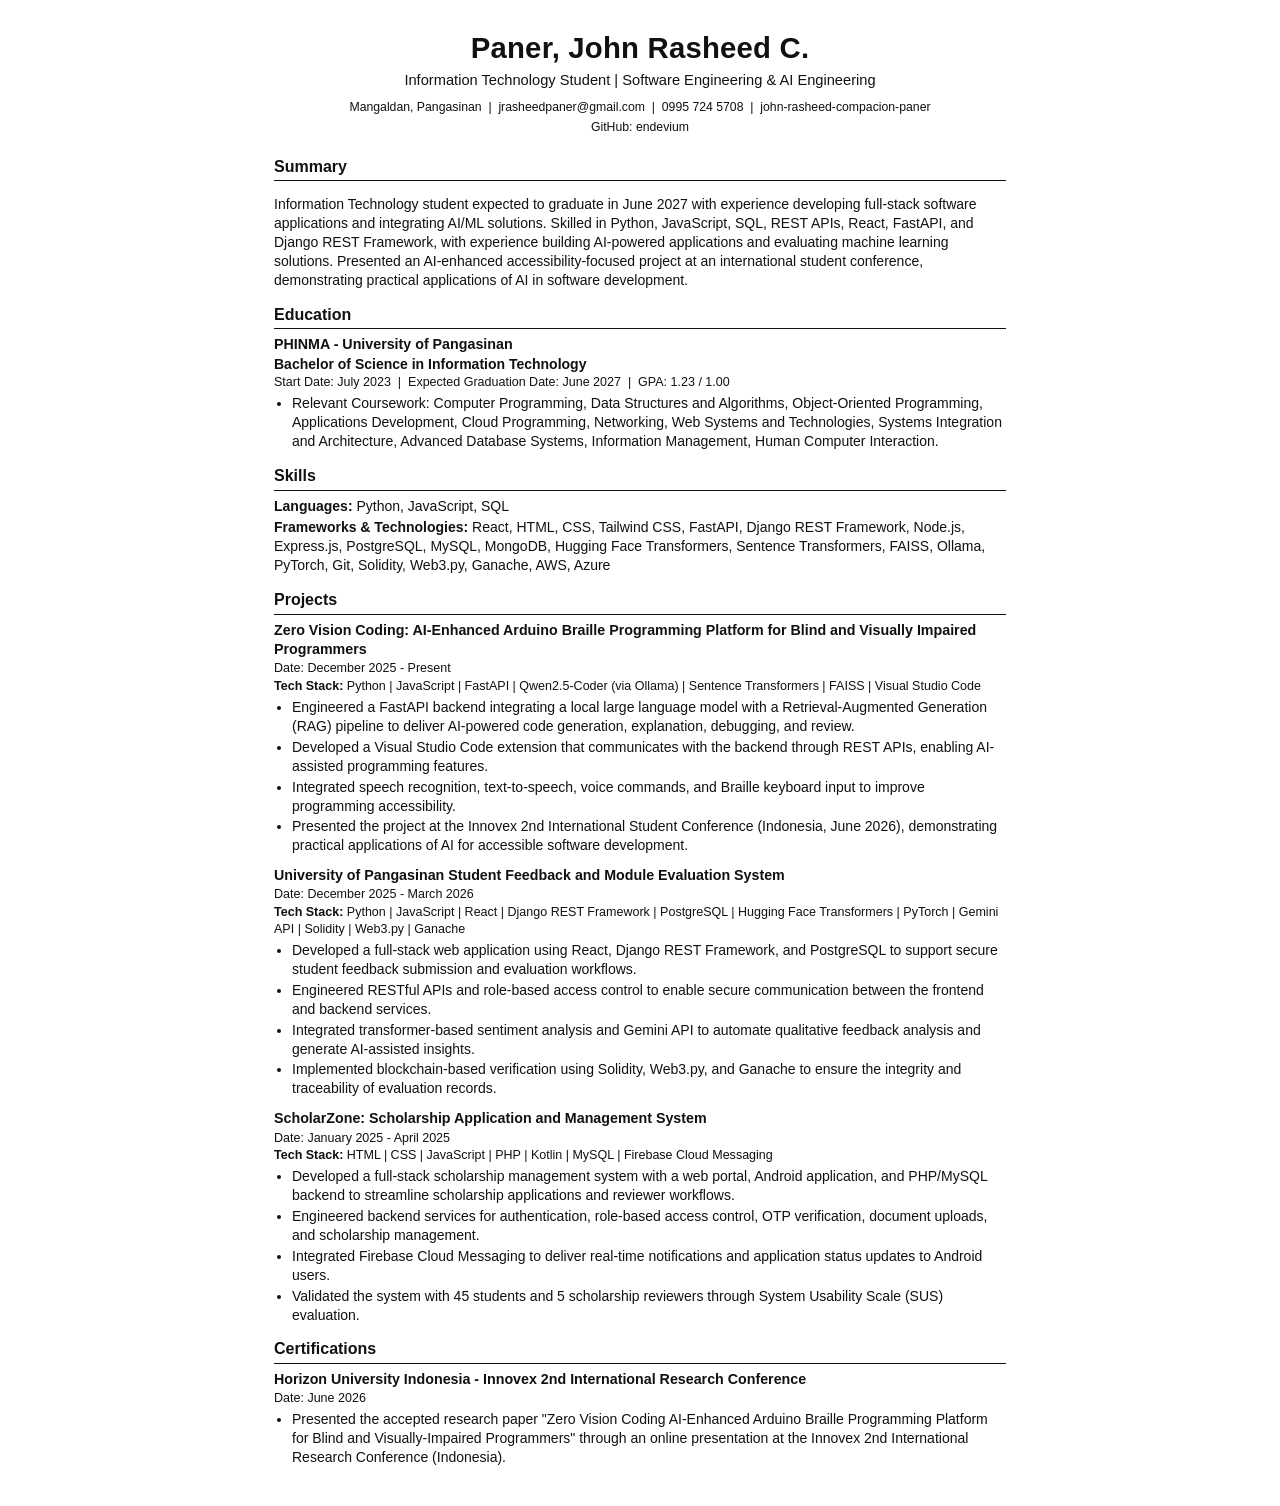
<file: jrcp_cv.html>
<!DOCTYPE html>
<html lang="en">
<head>
<meta charset="UTF-8">
<meta name="viewport" content="width=device-width, initial-scale=1.0">
<title>John Rasheed C. Paner - CV</title>
<style>
  @page { size: A4; margin: 14mm; }
  * { box-sizing: border-box; }
  body {
    margin: 0;
    font-family: Arial, Helvetica, sans-serif;
    color: #111;
    background: #fff;
    font-size: 10.5pt;
    line-height: 1.35;
  }
  .page {
    max-width: 800px;
    margin: 0 auto;
    padding: 28px 34px;
  }
  header {
    text-align: center;
    margin-bottom: 18px;
  }
  h1 {
    margin: 0 0 3px;
    font-size: 22pt;
    letter-spacing: 0.2px;
  }
  .headline {
    font-size: 11pt;
    margin-bottom: 8px;
  }
  .contact {
    font-size: 9.2pt;
    line-height: 1.6;
  }
  .contact span { white-space: nowrap; }
  section { margin-top: 14px; }
  h2 {
    font-size: 12pt;
    margin: 0 0 6px;
    padding-bottom: 3px;
    border-bottom: 1.2px solid #111;
    text-transform: none;
  }
  .entry { margin-bottom: 11px; }
  .entry-title {
    font-weight: 700;
    font-size: 10.7pt;
  }
  .subtitle { font-weight: 600; }
  .meta {
    font-size: 9.4pt;
    margin-top: 1px;
  }
  .details {
    margin: 3px 0 0;
    padding-left: 18px;
  }
  .details li { margin: 2px 0; }
  .skills p { margin: 3px 0; }
  .quote { font-style: normal; }
  @media print {
    body { font-size: 9.5pt; }
    .page { padding: 0; max-width: none; }
    section { margin-top: 10px; }
    .entry { margin-bottom: 8px; }
  }
</style>
</head>
<body>
<div class="page">
<header>
  <h1>Paner, John Rasheed C.</h1>
  <div class="headline">Information Technology Student | Software Engineering &amp; AI Engineering</div>
  <div class="contact">
    <span>Mangaldan, Pangasinan</span> &nbsp;|&nbsp;
    <span>jrasheedpaner@gmail.com</span> &nbsp;|&nbsp;
    <span>0995 724 5708</span> &nbsp;|&nbsp;
    <span>john-rasheed-compacion-paner</span><br>
    <span>GitHub: endevium</span>
  </div>
</header>

<section>
  <h2>Summary</h2>
  <p>
    Information Technology student expected to graduate in June 2027 with experience developing full-stack software applications
    and integrating AI/ML solutions. Skilled in Python, JavaScript, SQL, REST APIs, React, FastAPI, and Django REST Framework, with
    experience building AI-powered applications and evaluating machine learning solutions. Presented an AI-enhanced accessibility-focused
    project at an international student conference, demonstrating practical applications of AI in software development.
  </p>
</section>

<section>
  <h2>Education</h2>
  <div class="entry">
    <div class="entry-title">PHINMA - University of Pangasinan</div>
    <div class="subtitle">Bachelor of Science in Information Technology</div>
    <div class="meta">Start Date: July 2023 &nbsp;|&nbsp; Expected Graduation Date: June 2027 &nbsp;|&nbsp; GPA: 1.23 / 1.00</div>
    <ul class="details">
      <li>Relevant Coursework: Computer Programming, Data Structures and Algorithms, Object-Oriented Programming, Applications Development, Cloud Programming, Networking, Web Systems and Technologies, Systems Integration and Architecture, Advanced Database Systems, Information Management, Human Computer Interaction.</li>
    </ul>
  </div>
</section>

<section class="skills">
  <h2>Skills</h2>
  <p><strong>Languages:</strong> Python, JavaScript, SQL</p>
  <p><strong>Frameworks &amp; Technologies:</strong> React, HTML, CSS, Tailwind CSS, FastAPI, Django REST Framework, Node.js, Express.js, PostgreSQL, MySQL, MongoDB, Hugging Face Transformers, Sentence Transformers, FAISS, Ollama, PyTorch, Git, Solidity, Web3.py, Ganache, AWS, Azure</p>
</section>

<section>
  <h2>Projects</h2>

  <div class="entry">
    <div class="entry-title">Zero Vision Coding: AI-Enhanced Arduino Braille Programming Platform for Blind and Visually Impaired Programmers</div>
    <div class="meta">Date: December 2025 - Present</div>
    <div class="meta"><strong>Tech Stack:</strong> Python | JavaScript | FastAPI | Qwen2.5-Coder (via Ollama) | Sentence Transformers | FAISS | Visual Studio Code</div>
    <ul class="details">
      <li>Engineered a FastAPI backend integrating a local large language model with a Retrieval-Augmented Generation (RAG) pipeline to deliver AI-powered code generation, explanation, debugging, and review.</li>
      <li>Developed a Visual Studio Code extension that communicates with the backend through REST APIs, enabling AI-assisted programming features.</li>
      <li>Integrated speech recognition, text-to-speech, voice commands, and Braille keyboard input to improve programming accessibility.</li>
      <li>Presented the project at the Innovex 2nd International Student Conference (Indonesia, June 2026), demonstrating practical applications of AI for accessible software development.</li>
    </ul>
  </div>

  <div class="entry">
    <div class="entry-title">University of Pangasinan Student Feedback and Module Evaluation System</div>
    <div class="meta">Date: December 2025 - March 2026</div>
    <div class="meta"><strong>Tech Stack:</strong> Python | JavaScript | React | Django REST Framework | PostgreSQL | Hugging Face Transformers | PyTorch | Gemini API | Solidity | Web3.py | Ganache</div>
    <ul class="details">
      <li>Developed a full-stack web application using React, Django REST Framework, and PostgreSQL to support secure student feedback submission and evaluation workflows.</li>
      <li>Engineered RESTful APIs and role-based access control to enable secure communication between the frontend and backend services.</li>
      <li>Integrated transformer-based sentiment analysis and Gemini API to automate qualitative feedback analysis and generate AI-assisted insights.</li>
      <li>Implemented blockchain-based verification using Solidity, Web3.py, and Ganache to ensure the integrity and traceability of evaluation records.</li>
    </ul>
  </div>

  <div class="entry">
    <div class="entry-title">ScholarZone: Scholarship Application and Management System</div>
    <div class="meta">Date: January 2025 - April 2025</div>
    <div class="meta"><strong>Tech Stack:</strong> HTML | CSS | JavaScript | PHP | Kotlin | MySQL | Firebase Cloud Messaging</div>
    <ul class="details">
      <li>Developed a full-stack scholarship management system with a web portal, Android application, and PHP/MySQL backend to streamline scholarship applications and reviewer workflows.</li>
      <li>Engineered backend services for authentication, role-based access control, OTP verification, document uploads, and scholarship management.</li>
      <li>Integrated Firebase Cloud Messaging to deliver real-time notifications and application status updates to Android users.</li>
      <li>Validated the system with 45 students and 5 scholarship reviewers through System Usability Scale (SUS) evaluation.</li>
    </ul>
  </div>
</section>

<section>
  <h2>Certifications</h2>
  <div class="entry">
    <div class="entry-title">Horizon University Indonesia - Innovex 2nd International Research Conference</div>
    <div class="meta">Date: June 2026</div>
    <ul class="details">
      <li>Presented the accepted research paper <span class="quote">"Zero Vision Coding AI-Enhanced Arduino Braille Programming Platform for Blind and Visually-Impaired Programmers"</span> through an online presentation at the Innovex 2nd International Research Conference (Indonesia).</li>
    </ul>
  </div>
</section>
</div>
</body>
</html>
</file>
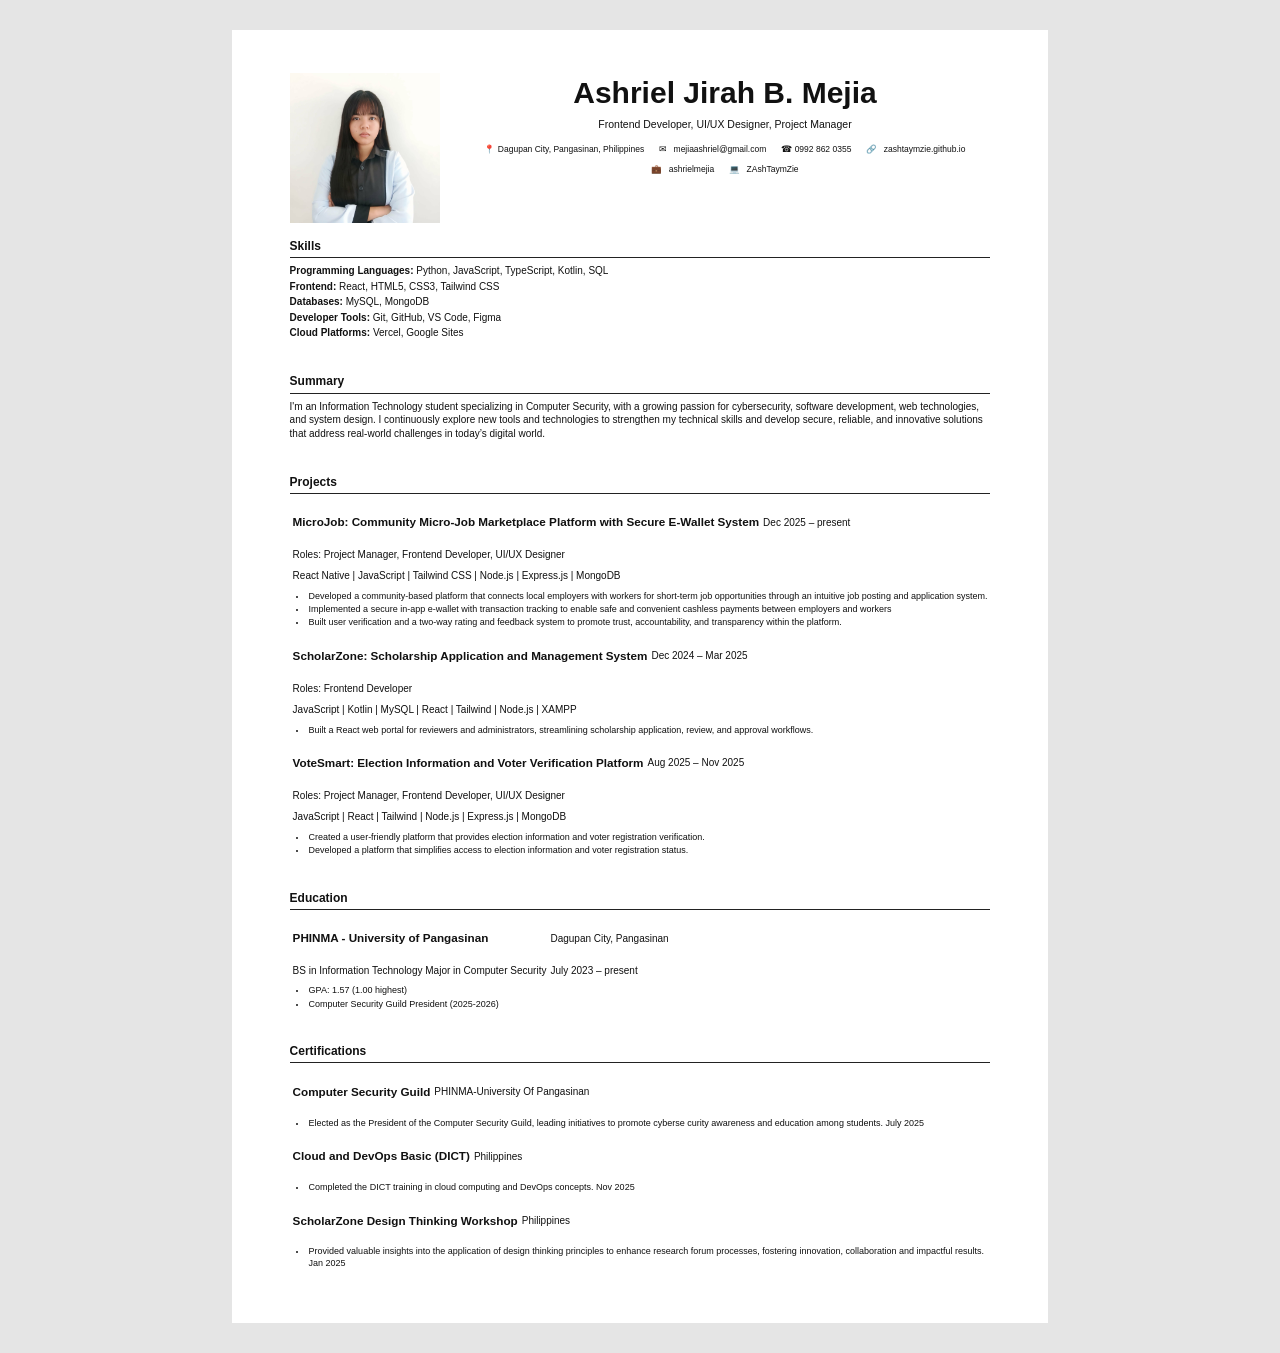
<file: mejia_cv.html>
<!doctype html>
<html lang="en">
  <head>
    <meta charset="UTF-8" />
    <meta name="viewport" content="width=device-width, initial-scale=1.0" />
    <title>AJBM CV</title>

    <style>
      * {
          box-sizing: border-box;
      }

      html {
          background: #e5e5e5;
      }

      body {
          font-family: Arial, Helvetica, sans-serif;
          background: white;
          color: #111;
          width: 8.5in;
          min-height: 11in;
          margin: 30px auto;
          padding: 0.45in 0.6in;
          font-size: 10px;
          line-height: 1.35;
      }

      header {
          position: relative;
          min-height: 150px;
          margin-bottom: 15px;
      }

      header > img {
          position: absolute;
          left: 0;
          top: 0;
          width: 150px;
          height: 150px;
          object-fit: cover;
      }

      header {
          position: relative;
          min-height: 150px;
          margin-bottom: 15px;
      }

      header > img {
          position: absolute;
          left: 0;
          top: 0;
          width: 150px;
          height: 150px;
          object-fit: cover;
      }

      .header-content {
          margin-left: 170px;
          width: calc(100% - 170px);
          text-align: center;
      }

      header h1 {
          font-size: 30px;
          font-weight: 700;
          margin: 0;
      }

      .job-title {
          font-size: 10.5px;
          font-weight: 400;
          margin: 3px 0 12px;
      }

      .contact-info {
          display: flex;
          justify-content: center;
          align-items: center;
          flex-wrap: wrap;
          gap: 7px 15px;
          font-size: 8.5px;
          line-height: 1.5;
      }

      .contact-info span {
          white-space: nowrap;
      }

      .contact-info i {
          margin-right: 4px;
          font-size: 9px;
      }


      section {
          margin-top: 10px;
          margin-bottom: 10px;
      }

      section > h2 {
          font-size: 12px;
          font-weight: 700;
          margin: 0 0 6px 0;
          padding-bottom: 3px;
          border-bottom: 1px solid #222;
      }


      section p {
          margin: 2px 0;
      }

      section strong {
          font-weight: 700;
      }


      .project {
          margin-bottom: 8px;
      }

      .project-header {
          display: flex;
          justify-content: space-between;
          align-items: baseline;

          gap: 15px;
      }

      .project-header h3 {
          font-size: 10.5px;
          margin: 0;
          font-weight: 700;
      }

      .project-header span {
          font-size: 9px;
          white-space: nowrap;
          font-style: italic;
      }

      .roles {
          margin: 2px 0 1px;
          font-size: 9.5px;
      }

      .technologies {
          margin: 0 0 2px;
          font-size: 9px;
          font-style: italic;
      }


      ul {
          margin-top: 2px;
          margin-bottom: 5px;
          padding-left: 17px;
      }

      li {
          font-size: 9px;
          margin-bottom: 1px;
          padding-left: 2px;
      }

      li::marker {
          font-size: 7px;
      }


      .education {
          margin-top: 2px;
      }

      .education-header {
          display: flex;
          justify-content: space-between;
          align-items: baseline;
      }

      .education-header h3 {
          font-size: 10.5px;
          margin: 0;
      }

      .education-header span {
          font-size: 9px;
      }

      .education-details {
          display: flex;
          justify-content: space-between;
          align-items: baseline;
      }

      .education-details p {
          font-size: 9.5px;
          margin: 2px 0;
      }

      .education-details span {
          font-size: 9px;
          white-space: nowrap;
      }


      .certification {
          margin-bottom: 7px;
      }

      .cert-header {
          display: flex;
          justify-content: space-between;
          align-items: baseline;
      }

      .cert-header h3 {
          font-size: 10.5px;
          margin: 0;
      }

      .cert-header span {
          font-size: 9px;
      }

      .certification ul {
          margin-top: 2px;
          margin-bottom: 0;
      }

      .certification li {
          font-size: 9px;
      }

      .cert-date {
          text-align: right;
          font-size: 8.5px;
          font-style: italic;
          margin: 0;
      }



      a {
          color: #111;
          text-decoration: none;
      }



      @page {
          size: Letter;
          margin: 0;
      }

      @media print {

          html {
              background: white;
          }

          body {
              width: 8.5in;
              min-height: 11in;

              margin: 0;
              padding: 0.45in 0.6in;
          }
      }
    </style>
  </head>

  <body>
    <header>
      <img src="imgs/mejia_pic.jpg" alt="Profile Picture" width="150" />

      <div class="header-content">
        <h1>Ashriel Jirah B. Mejia</h1>

        <p class="job-title">
          Frontend Developer, UI/UX Designer, Project Manager
        </p>

        <div class="contact-info">
          <span>📍 Dagupan City, Pangasinan, Philippines</span>
          <span
            >✉ <i class="fa-regular fa-envelope"></i>
            <a href="mailto:mejiaashriel@gmail.com"> mejiaashriel@gmail.com </a>
          </span>
          <span>☎ 0992 862 0355</span>
          <span
            >🔗<i class="fa-solid fa-link"></i>
            <a href="https://zashtaymzie.github.io" target="_blank">
              zashtaymzie.github.io
            </a>
          </span>
          <span
            >💼<i class="fa-brands fa-linkedin"></i>
            <a href="https://www.linkedin.com/in/ashrielmejia" target="_blank">
              ashrielmejia
            </a>
          </span>
          <span
            >💻 <i class="fa-brands fa-github"></i>
            <a href="https://github.com/ZAshTaymZie" target="_blank">
              ZAshTaymZie
            </a>
          </span>
        </div>
      </div>
    </header>

    <section class="skills">
      <h2>Skills</h2>

      <p>
        <strong>Programming Languages:</strong>
        Python, JavaScript, TypeScript, Kotlin, SQL
      </p>

      <p>
        <strong>Frontend:</strong>
        React, HTML5, CSS3, Tailwind CSS
      </p>

      <p>
        <strong>Databases:</strong>
        MySQL, MongoDB
      </p>

      <p>
        <strong>Developer Tools:</strong>
        Git, GitHub, VS Code, Figma
      </p>

      <p>
        <strong>Cloud Platforms:</strong>
        Vercel, Google Sites
      </p>
    </section>

    <br />

    <section>
      <h2>Summary</h2>
      <p>
        I'm an Information Technology student specializing in Computer Security,
        with a growing passion for cybersecurity, software development, web
        technologies, and system design. I continuously explore new tools and
        technologies to strengthen my technical skills and develop secure,
        reliable, and innovative solutions that address real-world challenges in
        today’s digital world.
      </p>
    </section>

    <br />

    <section>
      <h2>Projects</h2>

      <table>
        <tr>
          <td>
            <h3>
              MicroJob: Community Micro-Job Marketplace Platform with Secure
              E-Wallet System
            </h3>
          </td>
          <td>
            <p>Dec 2025 – present</p>
          </td>
        </tr>
        <tr>
          <td>
            <p>Roles: Project Manager, Frontend Developer, UI/UX Designer</p>
          </td>
        </tr>
        <tr>
          <td>
            <p>
              React Native | JavaScript | Tailwind CSS | Node.js | Express.js |
              MongoDB
            </p>
          </td>
        </tr>
      </table>

      <ul>
        <li>
          Developed a community-based platform that connects local employers
          with workers for short-term job opportunities through an intuitive job
          posting and application system.
        </li>
        <li>
          Implemented a secure in-app e-wallet with transaction tracking to
          enable safe and convenient cashless payments between employers and
          workers
        </li>
        <li>
          Built user verification and a two-way rating and feedback system to
          promote trust, accountability, and transparency within the platform.
        </li>
      </ul>

      <table>
        <tr>
          <td>
            <h3>ScholarZone: Scholarship Application and Management System</h3>
          </td>
          <td>
            <p>Dec 2024 – Mar 2025</p>
          </td>
        </tr>
        <tr>
          <td>
            <p>Roles: Frontend Developer</p>
          </td>
        </tr>
        <tr>
          <td>
            <p>
              JavaScript | Kotlin | MySQL | React | Tailwind | Node.js | XAMPP
            </p>
          </td>
        </tr>
      </table>

      <ul>
        <li>
          Built a React web portal for reviewers and administrators,
          streamlining scholarship application, review, and approval workflows.
        </li>
      </ul>

      <table>
        <tr>
          <td>
            <h3>
              VoteSmart: Election Information and Voter Verification Platform
            </h3>
          </td>
          <td>
            <p>Aug 2025 – Nov 2025</p>
          </td>
        </tr>
        <tr>
          <td>
            <p>Roles: Project Manager, Frontend Developer, UI/UX Designer</p>
          </td>
        </tr>
        <tr>
          <td>
            <p>
              JavaScript | React | Tailwind | Node.js | Express.js | MongoDB
            </p>
          </td>
        </tr>
      </table>

      <ul>
        <li>
          Created a user-friendly platform that provides election information
          and voter registration verification.
        </li>
        <li>
          Developed a platform that simplifies access to election information
          and voter registration status.
        </li>
      </ul>
    </section>

    <br />

    <section>
      <h2>Education</h2>

      <table>
        <tr>
          <td>
            <h3>PHINMA - University of Pangasinan</h3>
          </td>
          <td>
            <p>Dagupan City, Pangasinan</p>
          </td>
        </tr>
        <tr>
          <td>
            <p>BS in Information Technology Major in Computer Security</p>
          </td>
          <td>
            <p>July 2023 – present</p>
          </td>
        </tr>
      </table>

      <ul>
        <li>GPA: 1.57 (1.00 highest)</li>
        <li>Computer Security Guild President (2025-2026)</li>
      </ul>
    </section>

    <br />

    <section>
      <h2>Certifications</h2>

      <table>
        <tr>
          <td>
            <h3>Computer Security Guild</h3>
          </td>
          <td>
            <p>PHINMA-University Of Pangasinan</p>
          </td>
        </tr>
      </table>

      <ul>
        <li>
          <span
            >Elected as the President of the Computer Security Guild, leading
            initiatives to promote cyberse curity awareness and education among
            students.</span
          >
          <span>July 2025</span>
        </li>
      </ul>

      <table>
        <tr>
          <td>
            <h3>Cloud and DevOps Basic (DICT)</h3>
          </td>
          <td>
            <p>Philippines</p>
          </td>
        </tr>
      </table>

      <ul>
        <li>
          <span
            >Completed the DICT training in cloud computing and DevOps
            concepts.</span
          >
          <span>Nov 2025</span>
        </li>
      </ul>

      <table>
        <tr>
          <td>
            <h3>ScholarZone Design Thinking Workshop</h3>
          </td>
          <td>
            <p>Philippines</p>
          </td>
        </tr>
      </table>

      <ul>
        <li>
          <span>
            Provided valuable insights into the application of design thinking
            principles to enhance research forum processes, fostering
            innovation, collaboration and impactful results.</span
          >
          <span>Jan 2025</span>
        </li>
      </ul>
    </section>
  </body>
</html>
</file>
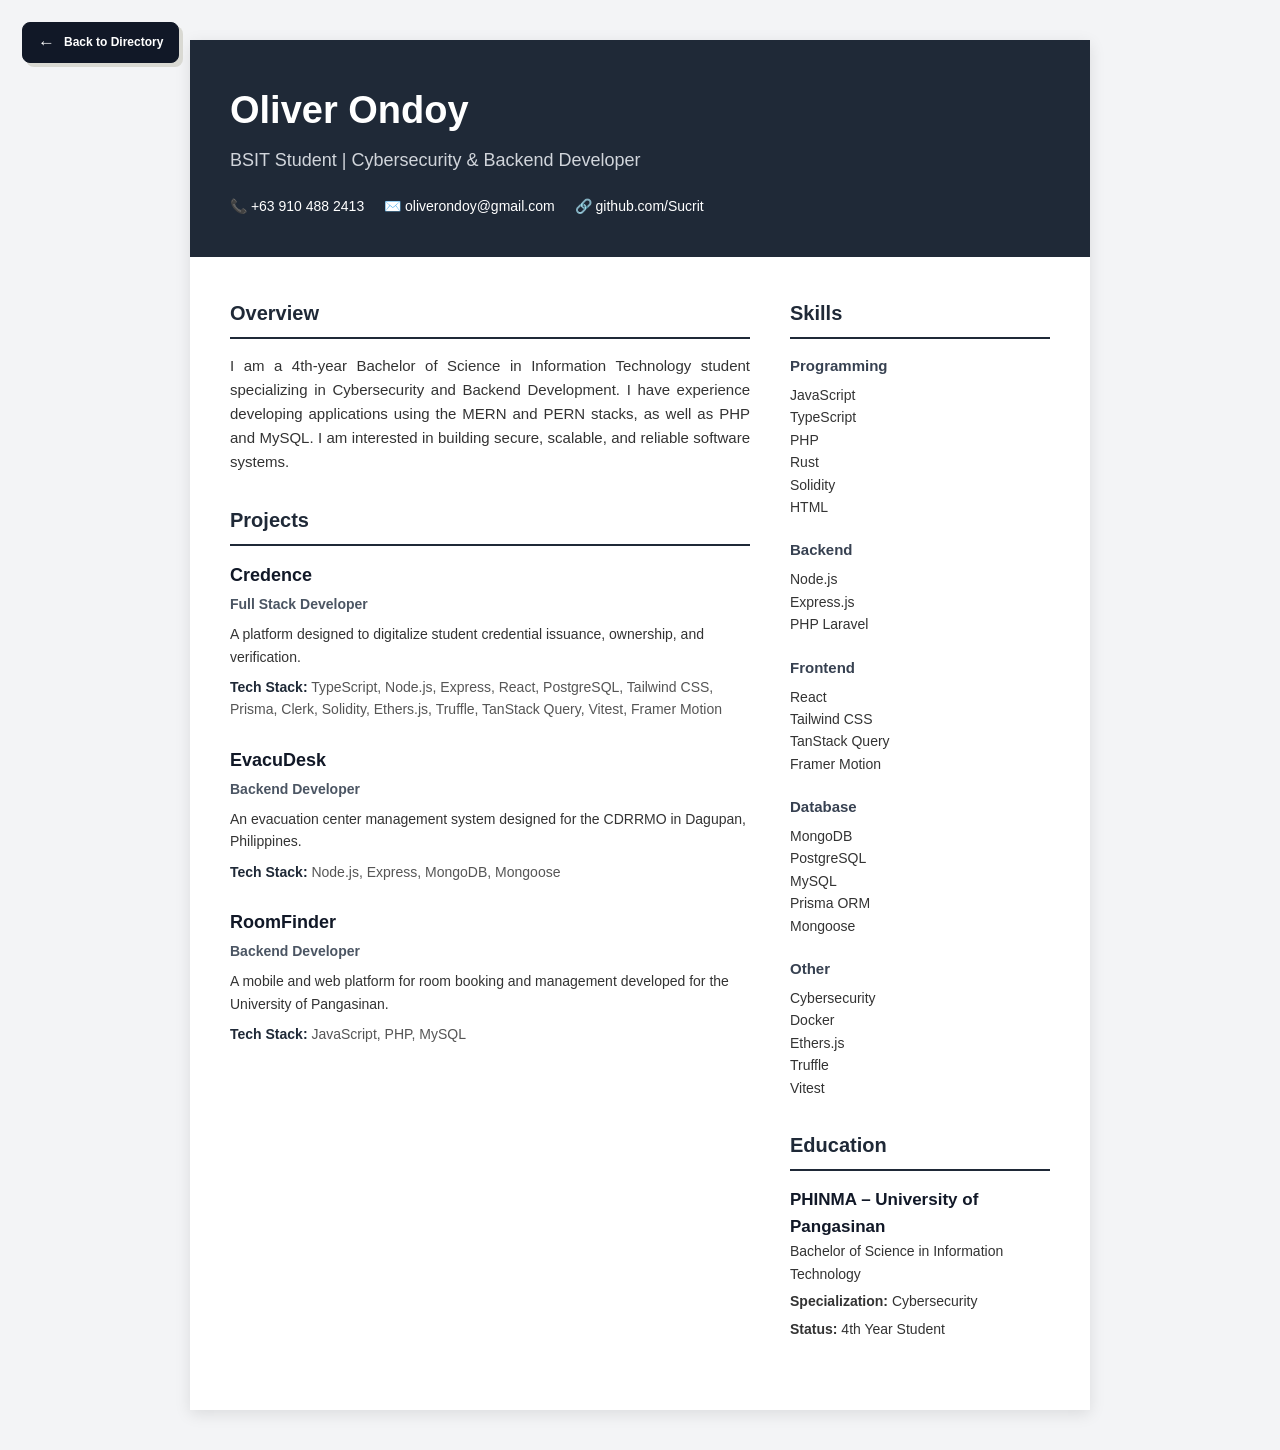
<file: ondoy_cv.html>
<!DOCTYPE html>
<html lang="en">
<head>
    <meta charset="UTF-8">
    <meta name="viewport" content="width=device-width, initial-scale=1.0">
    <title>Oliver Ondoy - CV</title>

    <style>
        * {
            margin: 0;
            padding: 0;
            box-sizing: border-box;
        }

        body {
            font-family: Arial, Helvetica, sans-serif;
            background: #f3f4f6;
            color: #333;
            line-height: 1.6;
        }

        .cv-container {
            max-width: 900px;
            margin: 40px auto;
            background: white;
            box-shadow: 0 4px 15px rgba(0, 0, 0, 0.1);
        }

        /* Header */
        .header {
            background: #1f2937;
            color: white;
            padding: 40px;
        }

        .header h1 {
            font-size: 38px;
            margin-bottom: 5px;
        }

        .header h2 {
            font-size: 18px;
            font-weight: normal;
            color: #d1d5db;
            margin-bottom: 20px;
        }

        .contact {
            display: flex;
            flex-wrap: wrap;
            gap: 20px;
            font-size: 14px;
        }

        .contact a {
            color: white;
            text-decoration: none;
        }

        .contact a:hover {
            text-decoration: underline;
        }

        /* Main Content */
        .content {
            display: grid;
            grid-template-columns: 2fr 1fr;
            gap: 40px;
            padding: 40px;
        }

        section {
            margin-bottom: 30px;
        }

        section h2 {
            font-size: 20px;
            color: #1f2937;
            border-bottom: 2px solid #1f2937;
            padding-bottom: 8px;
            margin-bottom: 15px;
        }

        .summary {
            font-size: 15px;
            text-align: justify;
        }

        /* Projects */
        .project {
            margin-bottom: 25px;
        }

        .project h3 {
            font-size: 18px;
            color: #111827;
            margin-bottom: 3px;
        }

        .role {
            font-size: 14px;
            font-weight: bold;
            color: #4b5563;
            margin-bottom: 8px;
        }

        .project p {
            font-size: 14px;
            margin-bottom: 8px;
        }

        .tech {
            font-size: 13px;
            color: #555;
        }

        .tech strong {
            color: #1f2937;
        }

        /* Skills */
        .skill-group {
            margin-bottom: 20px;
        }

        .skill-group h3 {
            font-size: 15px;
            color: #374151;
            margin-bottom: 6px;
        }

        .skill-group p {
            font-size: 14px;
        }

        /* Education */
        .education h3 {
            font-size: 17px;
            color: #111827;
        }

        .education p {
            font-size: 14px;
            margin-bottom: 5px;
        }

        /* Responsive */
        @media (max-width: 700px) {
            .cv-container {
                margin: 0;
            }

            .header,
            .content {
                padding: 25px;
            }

            .content {
                grid-template-columns: 1fr;
                gap: 10px;
            }

            .header h1 {
                font-size: 30px;
            }

            .contact {
                flex-direction: column;
                gap: 5px;
            }
        }

        /* Print */
        @media print {
            body {
                background: white;
            }

            .cv-container {
                margin: 0;
                box-shadow: none;
            }
        }
        .back-home {
            position: fixed;
            top: 22px;
            left: 22px;
            z-index: 9999;

            display: flex;
            align-items: center;
            gap: 9px;

            padding: 10px 15px;

            background: #111827;
            border: 1px solid #111827;
            border-radius: 8px;

            color: #ffffff;
            font-family: Arial, Helvetica, sans-serif;
            font-size: 12px;
            font-weight: 600;
            text-decoration: none;

            box-shadow: 4px 4px 0 #d9d9d3;

            transition:
                transform 0.2s ease,
                box-shadow 0.2s ease,
                background 0.2s ease;
        }

        .back-home:hover {
            transform: translate(-2px, -2px);
            box-shadow: 6px 6px 0 #d9d9d3;
            background: #3157d5;
            border-color: #3157d5;
        }

        .back-arrow {
            font-size: 17px;
            line-height: 1;
            transition: transform 0.2s ease;
        }

        .back-home:hover .back-arrow {
            transform: translateX(-3px);
        }

        @media (max-width: 700px) {
            .back-home {
                top: 12px;
                left: 12px;

                width: 40px;
                height: 40px;
                padding: 0;

                justify-content: center;

                border-radius: 50%;
            }

            .back-home span:last-child {
                display: none;
            }
        }

        @media print {
            .back-home {
                display: none;
            }
        }
    </style>
</head>

<body>
    <a href="index.html" class="back-home">
        <span class="back-arrow">←</span>
        <span>Back to Directory</span>
    </a>
    <div class="cv-container">

        <!-- Header -->
        <header class="header">
            <h1>Oliver Ondoy</h1>
            <h2>BSIT Student | Cybersecurity & Backend Developer</h2>

            <div class="contact">
                <span>📞 +63 910 488 2413</span>
                <span>✉️ <a href="mailto:oliverondoy@gmail.com">
                    oliverondoy@gmail.com
                </a></span>
                <span>🔗 <a href="https://github.com/Sucrit" target="_blank">
                    github.com/Sucrit
                </a></span>
            </div>
        </header>


        <!-- Content -->
        <main class="content">

            <!-- Left Column -->
            <div>

                <!-- Overview -->
                <section>
                    <h2>Overview</h2>

                    <p class="summary">
                        I am a 4th-year Bachelor of Science in Information
                        Technology student specializing in Cybersecurity and
                        Backend Development. I have experience developing
                        applications using the MERN and PERN stacks, as well
                        as PHP and MySQL. I am interested in building secure,
                        scalable, and reliable software systems.
                    </p>
                </section>


                <!-- Projects -->
                <section>
                    <h2>Projects</h2>

                    <div class="project">
                        <h3>Credence</h3>
                        <div class="role">Full Stack Developer</div>

                        <p>
                            A platform designed to digitalize student
                            credential issuance, ownership, and verification.
                        </p>

                        <p class="tech">
                            <strong>Tech Stack:</strong>
                            TypeScript, Node.js, Express, React,
                            PostgreSQL, Tailwind CSS, Prisma, Clerk,
                            Solidity, Ethers.js, Truffle, TanStack Query,
                            Vitest, Framer Motion
                        </p>
                    </div>


                    <div class="project">
                        <h3>EvacuDesk</h3>
                        <div class="role">Backend Developer</div>

                        <p>
                            An evacuation center management system designed
                            for the CDRRMO in Dagupan, Philippines.
                        </p>

                        <p class="tech">
                            <strong>Tech Stack:</strong>
                            Node.js, Express, MongoDB, Mongoose
                        </p>
                    </div>


                    <div class="project">
                        <h3>RoomFinder</h3>
                        <div class="role">Backend Developer</div>

                        <p>
                            A mobile and web platform for room booking and
                            management developed for the University of
                            Pangasinan.
                        </p>

                        <p class="tech">
                            <strong>Tech Stack:</strong>
                            JavaScript, PHP, MySQL
                        </p>
                    </div>

                </section>

            </div>


            <!-- Right Column -->
            <aside>

                <!-- Skills -->
                <section>
                    <h2>Skills</h2>

                    <div class="skill-group">
                        <h3>Programming</h3>
                        <p>
                            JavaScript<br>
                            TypeScript<br>
                            PHP<br>
                            Rust<br>
                            Solidity<br>
                            HTML
                        </p>
                    </div>

                    <div class="skill-group">
                        <h3>Backend</h3>
                        <p>
                            Node.js<br>
                            Express.js<br>
                            PHP Laravel
                        </p>
                    </div>

                    <div class="skill-group">
                        <h3>Frontend</h3>
                        <p>
                            React<br>
                            Tailwind CSS<br>
                            TanStack Query<br>
                            Framer Motion
                        </p>
                    </div>

                    <div class="skill-group">
                        <h3>Database</h3>
                        <p>
                            MongoDB<br>
                            PostgreSQL<br>
                            MySQL<br>
                            Prisma ORM<br>
                            Mongoose
                        </p>
                    </div>

                    <div class="skill-group">
                        <h3>Other</h3>
                        <p>
                            Cybersecurity<br>
                            Docker<br>
                            Ethers.js<br>
                            Truffle<br>
                            Vitest
                        </p>
                    </div>
                </section>


                <!-- Education -->
                <section class="education">
                    <h2>Education</h2>

                    <h3>PHINMA – University of Pangasinan</h3>

                    <p>
                        Bachelor of Science in Information Technology
                    </p>

                    <p>
                        <strong>Specialization:</strong> Cybersecurity
                    </p>

                    <p>
                        <strong>Status:</strong> 4th Year Student
                    </p>
                </section>

            </aside>

        </main>

    </div>

</body>
</html>
</file>
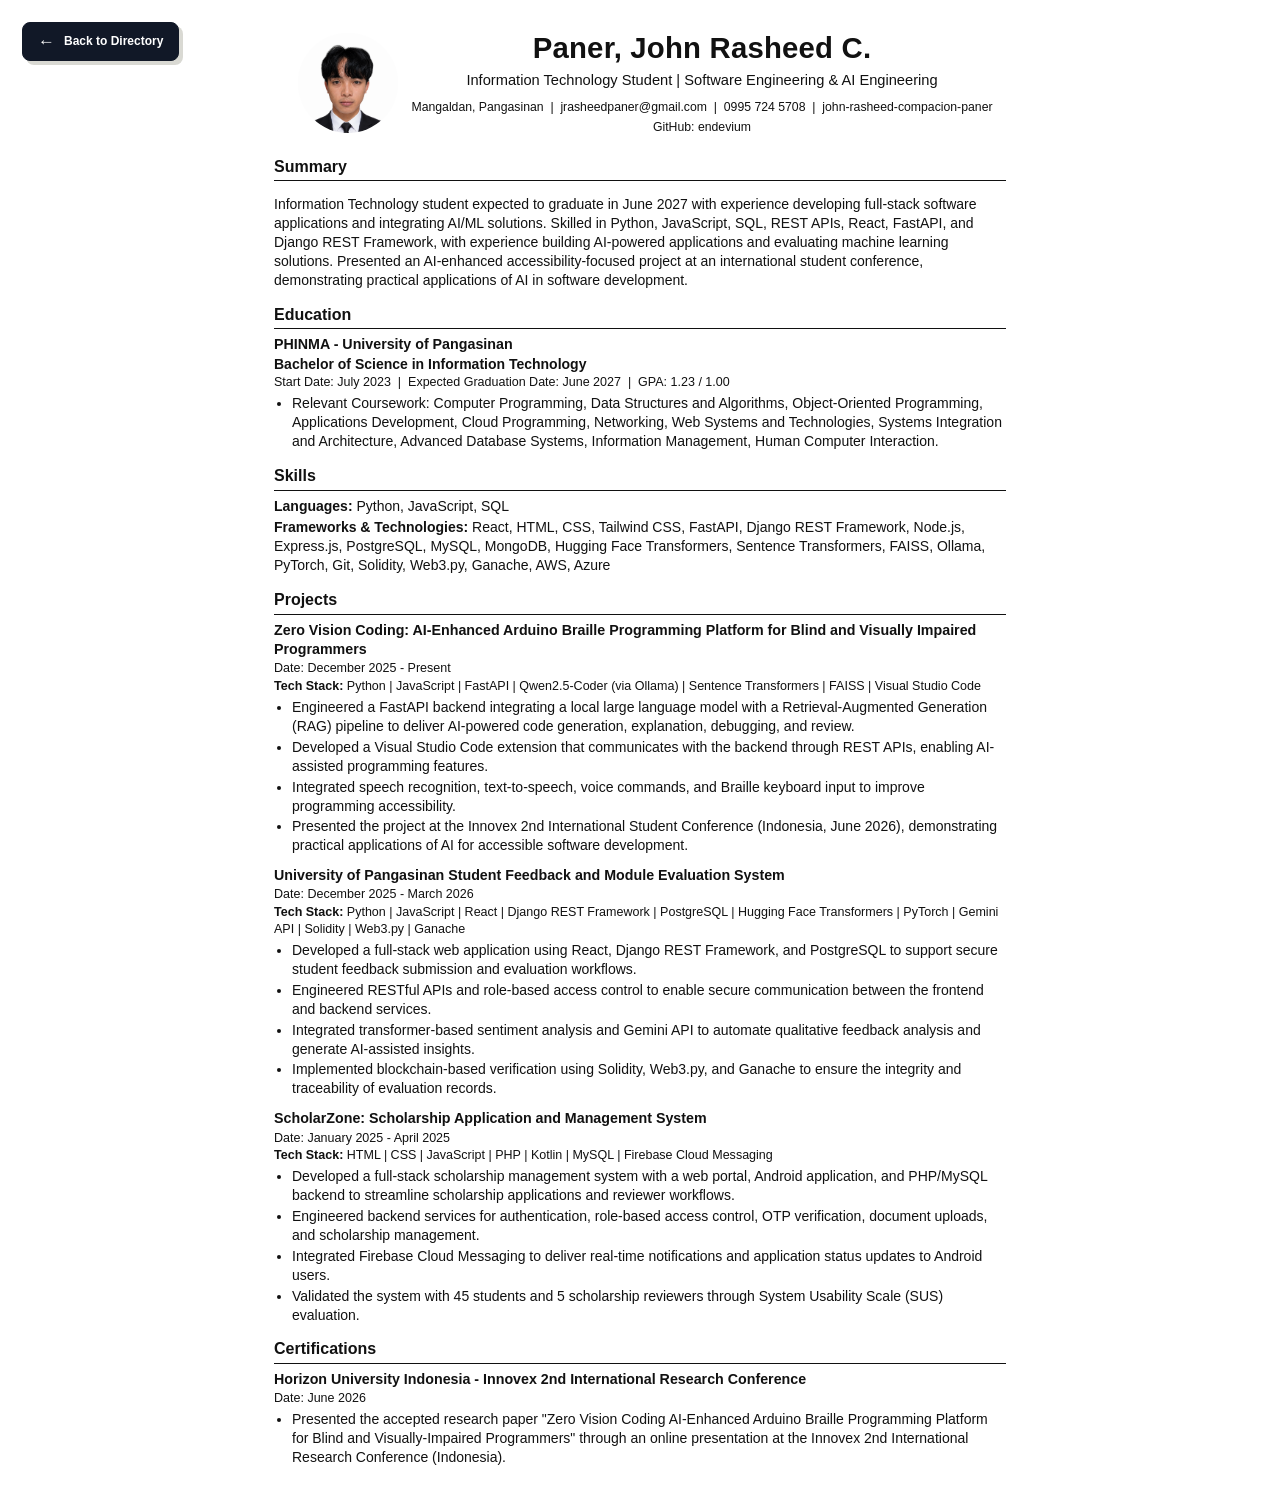
<file: paner_cv.html>
<!DOCTYPE html>
<html lang="en">
<head>
<meta charset="UTF-8">
<meta name="viewport" content="width=device-width, initial-scale=1.0">
<title>John Rasheed C. Paner - CV</title>
<style>
  @page { size: A4; margin: 14mm; }
  * { box-sizing: border-box; }
  body {
    margin: 0;
    font-family: Arial, Helvetica, sans-serif;
    color: #111;
    background: #fff;
    font-size: 10.5pt;
    line-height: 1.35;
  }
  .page {
    max-width: 800px;
    margin: 0 auto;
    padding: 28px 34px;
  }
  header {
    display: flex;
    align-items: center;
    justify-content: space-between;
    margin-bottom: 18px;
  }

  .header-info {
    flex: 1;
    text-align: center;
  }

  .profile-image {
    width: 100px;
    height: 100px;
    object-fit: cover;
    border-radius: 50%;
    margin-left: 24px;
  }

  h1 {
    margin: 0 0 3px;
    font-size: 22pt;
    letter-spacing: 0.2px;
  }

  .headline {
    font-size: 11pt;
    margin-bottom: 8px;
  }

  .contact {
    font-size: 9.2pt;
    line-height: 1.6;
  }

  .contact span {
    white-space: nowrap;
  }
  .contact span { white-space: nowrap; }
  section { margin-top: 14px; }
  h2 {
    font-size: 12pt;
    margin: 0 0 6px;
    padding-bottom: 3px;
    border-bottom: 1.2px solid #111;
    text-transform: none;
  }
  .entry { margin-bottom: 11px; }
  .entry-title {
    font-weight: 700;
    font-size: 10.7pt;
  }
  .subtitle { font-weight: 600; }
  .meta {
    font-size: 9.4pt;
    margin-top: 1px;
  }
  .details {
    margin: 3px 0 0;
    padding-left: 18px;
  }
  .details li { margin: 2px 0; }
  .skills p { margin: 3px 0; }
  .quote { font-style: normal; }
  @media print {
    body { font-size: 9.5pt; }
    .page { padding: 0; max-width: none; }
    section { margin-top: 10px; }
    .entry { margin-bottom: 8px; }
  }
  .back-home {
    position: fixed;
    top: 22px;
    left: 22px;
    z-index: 9999;

    display: flex;
    align-items: center;
    gap: 9px;

    padding: 10px 15px;

    background: #111827;
    border: 1px solid #111827;
    border-radius: 8px;

    color: #ffffff;
    font-family: Arial, Helvetica, sans-serif;
    font-size: 12px;
    font-weight: 600;
    text-decoration: none;

    box-shadow: 4px 4px 0 #d9d9d3;

    transition:
        transform 0.2s ease,
        box-shadow 0.2s ease,
        background 0.2s ease;
}

.back-home:hover {
    transform: translate(-2px, -2px);
    box-shadow: 6px 6px 0 #d9d9d3;
    background: #3157d5;
    border-color: #3157d5;
}

.back-arrow {
    font-size: 17px;
    line-height: 1;
    transition: transform 0.2s ease;
}

.back-home:hover .back-arrow {
    transform: translateX(-3px);
}

@media (max-width: 700px) {
    .back-home {
        top: 12px;
        left: 12px;

        width: 40px;
        height: 40px;
        padding: 0;

        justify-content: center;

        border-radius: 50%;
    }

    .back-home span:last-child {
        display: none;
    }
}

@media print {
    .back-home {
        display: none;
    }
}
</style>
</head>
<body>
  <a href="index.html" class="back-home">
      <span class="back-arrow">←</span>
      <span>Back to Directory</span>
  </a>
<div class="page">
<header>
  <img
    src="imgs/paner.png"
    alt="John Rasheed C. Paner"
    class="profile-image"
  >
  
  <div class="header-info">
    <h1>Paner, John Rasheed C.</h1>
    <div class="headline">
      Information Technology Student | Software Engineering &amp; AI Engineering
    </div>

    <div class="contact">
      <span>Mangaldan, Pangasinan</span> &nbsp;|&nbsp;
      <span>jrasheedpaner@gmail.com</span> &nbsp;|&nbsp;
      <span>0995 724 5708</span> &nbsp;|&nbsp;
      <span>john-rasheed-compacion-paner</span><br>
      <span>GitHub: endevium</span>
    </div>
  </div>
</header>

<section>
  <h2>Summary</h2>
  <p>
    Information Technology student expected to graduate in June 2027 with experience developing full-stack software applications
    and integrating AI/ML solutions. Skilled in Python, JavaScript, SQL, REST APIs, React, FastAPI, and Django REST Framework, with
    experience building AI-powered applications and evaluating machine learning solutions. Presented an AI-enhanced accessibility-focused
    project at an international student conference, demonstrating practical applications of AI in software development.
  </p>
</section>

<section>
  <h2>Education</h2>
  <div class="entry">
    <div class="entry-title">PHINMA - University of Pangasinan</div>
    <div class="subtitle">Bachelor of Science in Information Technology</div>
    <div class="meta">Start Date: July 2023 &nbsp;|&nbsp; Expected Graduation Date: June 2027 &nbsp;|&nbsp; GPA: 1.23 / 1.00</div>
    <ul class="details">
      <li>Relevant Coursework: Computer Programming, Data Structures and Algorithms, Object-Oriented Programming, Applications Development, Cloud Programming, Networking, Web Systems and Technologies, Systems Integration and Architecture, Advanced Database Systems, Information Management, Human Computer Interaction.</li>
    </ul>
  </div>
</section>

<section class="skills">
  <h2>Skills</h2>
  <p><strong>Languages:</strong> Python, JavaScript, SQL</p>
  <p><strong>Frameworks &amp; Technologies:</strong> React, HTML, CSS, Tailwind CSS, FastAPI, Django REST Framework, Node.js, Express.js, PostgreSQL, MySQL, MongoDB, Hugging Face Transformers, Sentence Transformers, FAISS, Ollama, PyTorch, Git, Solidity, Web3.py, Ganache, AWS, Azure</p>
</section>

<section>
  <h2>Projects</h2>

  <div class="entry">
    <div class="entry-title">Zero Vision Coding: AI-Enhanced Arduino Braille Programming Platform for Blind and Visually Impaired Programmers</div>
    <div class="meta">Date: December 2025 - Present</div>
    <div class="meta"><strong>Tech Stack:</strong> Python | JavaScript | FastAPI | Qwen2.5-Coder (via Ollama) | Sentence Transformers | FAISS | Visual Studio Code</div>
    <ul class="details">
      <li>Engineered a FastAPI backend integrating a local large language model with a Retrieval-Augmented Generation (RAG) pipeline to deliver AI-powered code generation, explanation, debugging, and review.</li>
      <li>Developed a Visual Studio Code extension that communicates with the backend through REST APIs, enabling AI-assisted programming features.</li>
      <li>Integrated speech recognition, text-to-speech, voice commands, and Braille keyboard input to improve programming accessibility.</li>
      <li>Presented the project at the Innovex 2nd International Student Conference (Indonesia, June 2026), demonstrating practical applications of AI for accessible software development.</li>
    </ul>
  </div>

  <div class="entry">
    <div class="entry-title">University of Pangasinan Student Feedback and Module Evaluation System</div>
    <div class="meta">Date: December 2025 - March 2026</div>
    <div class="meta"><strong>Tech Stack:</strong> Python | JavaScript | React | Django REST Framework | PostgreSQL | Hugging Face Transformers | PyTorch | Gemini API | Solidity | Web3.py | Ganache</div>
    <ul class="details">
      <li>Developed a full-stack web application using React, Django REST Framework, and PostgreSQL to support secure student feedback submission and evaluation workflows.</li>
      <li>Engineered RESTful APIs and role-based access control to enable secure communication between the frontend and backend services.</li>
      <li>Integrated transformer-based sentiment analysis and Gemini API to automate qualitative feedback analysis and generate AI-assisted insights.</li>
      <li>Implemented blockchain-based verification using Solidity, Web3.py, and Ganache to ensure the integrity and traceability of evaluation records.</li>
    </ul>
  </div>

  <div class="entry">
    <div class="entry-title">ScholarZone: Scholarship Application and Management System</div>
    <div class="meta">Date: January 2025 - April 2025</div>
    <div class="meta"><strong>Tech Stack:</strong> HTML | CSS | JavaScript | PHP | Kotlin | MySQL | Firebase Cloud Messaging</div>
    <ul class="details">
      <li>Developed a full-stack scholarship management system with a web portal, Android application, and PHP/MySQL backend to streamline scholarship applications and reviewer workflows.</li>
      <li>Engineered backend services for authentication, role-based access control, OTP verification, document uploads, and scholarship management.</li>
      <li>Integrated Firebase Cloud Messaging to deliver real-time notifications and application status updates to Android users.</li>
      <li>Validated the system with 45 students and 5 scholarship reviewers through System Usability Scale (SUS) evaluation.</li>
    </ul>
  </div>
</section>

<section>
  <h2>Certifications</h2>
  <div class="entry">
    <div class="entry-title">Horizon University Indonesia - Innovex 2nd International Research Conference</div>
    <div class="meta">Date: June 2026</div>
    <ul class="details">
      <li>Presented the accepted research paper <span class="quote">"Zero Vision Coding AI-Enhanced Arduino Braille Programming Platform for Blind and Visually-Impaired Programmers"</span> through an online presentation at the Innovex 2nd International Research Conference (Indonesia).</li>
    </ul>
  </div>
</section>
</div>
</body>
</html>
</file>
